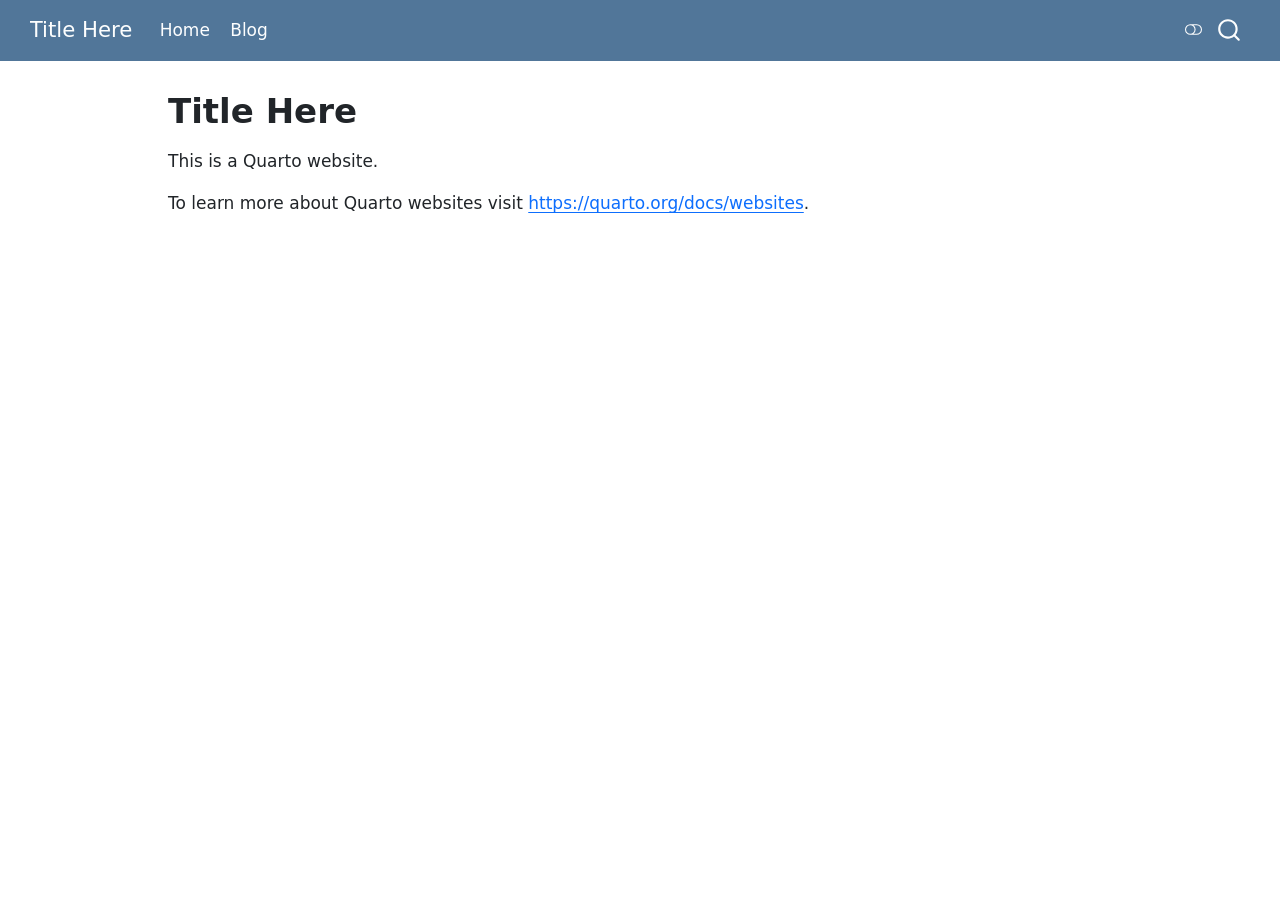
<file: index.html>
<!DOCTYPE html>
<html xmlns="http://www.w3.org/1999/xhtml" lang="en" xml:lang="en"><head>

<meta charset="utf-8">
<meta name="generator" content="quarto-1.11.9">

<meta name="viewport" content="width=device-width, initial-scale=1.0, user-scalable=yes">


<title>Title Here</title>
<style>
/* Default styles provided by pandoc.
** See https://pandoc.org/MANUAL.html#variables-for-html for config info.
*/
span.smallcaps{font-variant: small-caps;}
div.columns{display: flex; gap: 1.5em;}
div.column{flex: auto;}
@media screen {
div.columns{gap: min(4vw, 1.5em);}
div.column{overflow-x: auto;}
}
div.hanging-indent{margin-left: 1.5em; text-indent: -1.5em;}
ul.task-list{list-style: none;}
ul.task-list li input[type="checkbox"] {
  width: 0.8em;
  margin: 0 0.8em 0.2em -1em; /* quarto-specific, see https://github.com/quarto-dev/quarto-cli/issues/4556 */ 
  vertical-align: middle;
}
</style>


<script src="site_libs/quarto-nav/quarto-nav.js"></script>
<script src="site_libs/quarto-nav/headroom.min.js"></script>
<script src="site_libs/clipboard/clipboard.min.js"></script>
<script src="site_libs/quarto-search/autocomplete.umd.js"></script>
<script src="site_libs/quarto-search/fuse.min.js"></script>
<script src="site_libs/quarto-search/quarto-search.js"></script>
<meta name="quarto:offset" content="./">
<script src="site_libs/quarto-html/quarto.js" type="module"></script>
<script src="site_libs/quarto-html/tabsets/tabsets.js" type="module"></script>
<script src="site_libs/quarto-html/scrollable-regions/scrollable-regions.js" type="module"></script>
<script src="site_libs/quarto-html/popper.min.js"></script>
<script src="site_libs/quarto-html/tippy.umd.min.js"></script>
<script src="site_libs/quarto-html/anchor.min.js"></script>
<link href="site_libs/quarto-html/tippy.css" rel="stylesheet">
<link href="site_libs/quarto-html/quarto-syntax-highlighting-63b5708e65d6cd79cd7618c58d0c21e7.css" rel="stylesheet" class="quarto-color-scheme" id="quarto-text-highlighting-styles">
<link href="site_libs/quarto-html/quarto-syntax-highlighting-dark-447e42e69aaa9833c0ba1b986f430b20.css" rel="stylesheet" class="quarto-color-scheme quarto-color-alternate" id="quarto-text-highlighting-styles">
<link href="site_libs/quarto-html/quarto-syntax-highlighting-63b5708e65d6cd79cd7618c58d0c21e7.css" rel="stylesheet" class="quarto-color-scheme-extra" id="quarto-text-highlighting-styles">
<script src="site_libs/bootstrap/bootstrap.min.js"></script>
<link href="site_libs/bootstrap/bootstrap-icons.css" rel="stylesheet">
<link href="site_libs/bootstrap/bootstrap-52ffe4dbadc2eabe6ae1d1383f2786ac.min.css" rel="stylesheet" append-hash="true" class="quarto-color-scheme" id="quarto-bootstrap" data-mode="light">
<link href="site_libs/bootstrap/bootstrap-dark-9e6376db1bb9c2636e209b59bbc2da2e.min.css" rel="stylesheet" append-hash="true" class="quarto-color-scheme quarto-color-alternate" id="quarto-bootstrap" data-mode="dark">
<link href="site_libs/bootstrap/bootstrap-52ffe4dbadc2eabe6ae1d1383f2786ac.min.css" rel="stylesheet" append-hash="true" class="quarto-color-scheme-extra" id="quarto-bootstrap" data-mode="light">
<script id="quarto-search-options" type="application/json">{
  "location": "navbar",
  "copy-button": false,
  "collapse-after": 3,
  "panel-placement": "end",
  "type": "overlay",
  "limit": 50,
  "keyboard-shortcut": [
    "f",
    "/",
    "s"
  ],
  "show-item-context": false,
  "language": {
    "search-no-results-text": "No results",
    "search-matching-documents-text": "matching documents",
    "search-copy-link-title": "Copy link to search",
    "search-hide-matches-text": "Hide additional matches",
    "search-more-match-text": "more match in this document",
    "search-more-matches-text": "more matches in this document",
    "search-clear-button-title": "Clear",
    "search-text-placeholder": "",
    "search-detached-cancel-button-title": "Cancel",
    "search-submit-button-title": "Submit",
    "search-label": "Search"
  }
}</script>


<link rel="stylesheet" href="styles.css">
</head>

<body class="nav-fixed quarto-light"><a id="quarto-skip-link" class="visually-hidden-focusable" href="#quarto-document-content">Skip to main content</a><script id="quarto-html-before-body" type="application/javascript">
    const toggleBodyColorMode = (bsSheetEl) => {
      const mode = bsSheetEl.getAttribute("data-mode");
      const bodyEl = window.document.querySelector("body");
      if (mode === "dark") {
        bodyEl.classList.add("quarto-dark");
        bodyEl.classList.remove("quarto-light");
      } else {
        bodyEl.classList.add("quarto-light");
        bodyEl.classList.remove("quarto-dark");
      }
    }
    const toggleBodyColorPrimary = () => {
      const bsSheetEl = window.document.querySelector("link#quarto-bootstrap:not([rel=disabled-stylesheet])");
      if (bsSheetEl) {
        toggleBodyColorMode(bsSheetEl);
      }
    }
    const setColorSchemeToggle = (alternate) => {
      const toggles = window.document.querySelectorAll('.quarto-color-scheme-toggle');
      for (let i=0; i < toggles.length; i++) {
        const toggle = toggles[i];
        if (toggle) {
          toggle.setAttribute("aria-checked", alternate ? "true" : "false");
          if (alternate) {
            toggle.classList.add("alternate");
          } else {
            toggle.classList.remove("alternate");
          }
        }
      }
    };
    const toggleColorMode = (alternate) => {
      // Switch the stylesheets
      const primaryStylesheets = window.document.querySelectorAll('link.quarto-color-scheme:not(.quarto-color-alternate)');
      const alternateStylesheets = window.document.querySelectorAll('link.quarto-color-scheme.quarto-color-alternate');
      manageTransitions('#quarto-margin-sidebar .nav-link', false);
      if (alternate) {
        // note: dark is layered on light, we don't disable primary!
        enableStylesheet(alternateStylesheets);
        for (const sheetNode of alternateStylesheets) {
          if (sheetNode.id === "quarto-bootstrap") {
            toggleBodyColorMode(sheetNode);
          }
        }
      } else {
        disableStylesheet(alternateStylesheets);
        enableStylesheet(primaryStylesheets)
        toggleBodyColorPrimary();
      }
      manageTransitions('#quarto-margin-sidebar .nav-link', true);
      // Switch the toggles
      setColorSchemeToggle(alternate)
    }
    // Hack to workaround the fact that safari doesn't
    // properly recolor the scrollbar when toggling (#1455).
    // Not run on load: stylesheets are set before first paint there, and
    // scrolling would undo the scroll to a URL fragment (#14973).
    // The one pixel nudge keeps the reader where they were.
    const refreshSafariScrollbar = () => {
      if (navigator.userAgent.indexOf('Safari') > 0 && navigator.userAgent.indexOf('Chrome') == -1) {
        manageTransitions("body", false);
        const scrollY = window.scrollY;
        window.scrollTo(0, scrollY > 0 ? scrollY - 1 : 1);
        setTimeout(() => {
          window.scrollTo(0, scrollY);
          manageTransitions("body", true);
        }, 40);
      }
    }
    const disableStylesheet = (stylesheets) => {
      for (let i=0; i < stylesheets.length; i++) {
        const stylesheet = stylesheets[i];
        stylesheet.rel = 'disabled-stylesheet';
      }
    }
    const enableStylesheet = (stylesheets) => {
      for (let i=0; i < stylesheets.length; i++) {
        const stylesheet = stylesheets[i];
        if(stylesheet.rel !== 'stylesheet') { // for Chrome, which will still FOUC without this check
          stylesheet.rel = 'stylesheet';
        }
      }
    }
    const manageTransitions = (selector, allowTransitions) => {
      const els = window.document.querySelectorAll(selector);
      for (let i=0; i < els.length; i++) {
        const el = els[i];
        if (allowTransitions) {
          el.classList.remove('notransition');
        } else {
          el.classList.add('notransition');
        }
      }
    }
    const isFileUrl = () => {
      return window.location.protocol === 'file:';
    }
    const hasAlternateSentinel = () => {
      let styleSentinel = getColorSchemeSentinel();
      if (styleSentinel !== null) {
        return styleSentinel === "alternate";
      } else {
        return false;
      }
    }
    const setStyleSentinel = (alternate) => {
      const value = alternate ? "alternate" : "default";
      if (!isFileUrl()) {
        window.localStorage.setItem("quarto-color-scheme", value);
      } else {
        localAlternateSentinel = value;
      }
    }
    const getColorSchemeSentinel = () => {
      if (!isFileUrl()) {
        const storageValue = window.localStorage.getItem("quarto-color-scheme");
        return storageValue != null ? storageValue : localAlternateSentinel;
      } else {
        return localAlternateSentinel;
      }
    }
    const toggleGiscusIfUsed = (isAlternate, darkModeDefault) => {
      const baseTheme = document.querySelector('#giscus-base-theme')?.value ?? 'light';
      const alternateTheme = document.querySelector('#giscus-alt-theme')?.value ?? 'dark';
      let newTheme = '';
      if(authorPrefersDark) {
        newTheme = isAlternate ? baseTheme : alternateTheme;
      } else {
        newTheme = isAlternate ? alternateTheme : baseTheme;
      }
      const changeGiscusTheme = () => {
        // From: https://github.com/giscus/giscus/issues/336
        const sendMessage = (message) => {
          const iframe = document.querySelector('iframe.giscus-frame');
          if (!iframe) return;
          iframe.contentWindow.postMessage({ giscus: message }, 'https://giscus.app');
        }
        sendMessage({
          setConfig: {
            theme: newTheme
          }
        });
      }
      const isGiscussLoaded = window.document.querySelector('iframe.giscus-frame') !== null;
      if (isGiscussLoaded) {
        changeGiscusTheme();
      }
    };
    const authorPrefersDark = false;
    const darkModeDefault = authorPrefersDark;
      document.querySelector('link#quarto-text-highlighting-styles.quarto-color-scheme-extra').rel = 'disabled-stylesheet';
      document.querySelector('link#quarto-bootstrap.quarto-color-scheme-extra').rel = 'disabled-stylesheet';
    let localAlternateSentinel = darkModeDefault ? 'alternate' : 'default';
    // Dark / light mode switch
    window.quartoToggleColorScheme = () => {
      // Read the current dark / light value
      let toAlternate = !hasAlternateSentinel();
      toggleColorMode(toAlternate);
      refreshSafariScrollbar();
      setStyleSentinel(toAlternate);
      toggleGiscusIfUsed(toAlternate, darkModeDefault);
      window.dispatchEvent(new Event('resize'));
    };
    // Switch to dark mode if need be
    if (hasAlternateSentinel()) {
      toggleColorMode(true);
    } else {
      toggleColorMode(false);
    }
  </script>

<div id="quarto-search-results"></div>
  <header id="quarto-header" class="headroom fixed-top">
    <nav class="navbar navbar-expand-lg " data-bs-theme="dark" aria-label="Site">
      <div class="navbar-container container-fluid">
      <div class="navbar-brand-container mx-auto">
    <a class="navbar-brand" href="./index.html">
    <span class="navbar-title">Title Here</span>
    </a>
  </div>
          <button class="navbar-toggler" type="button" data-bs-toggle="collapse" data-bs-target="#navbarCollapse" aria-controls="navbarCollapse" aria-expanded="false" aria-label="Toggle navigation" onclick="if (window.quartoToggleHeadroom) { window.quartoToggleHeadroom(); }">
  <span class="navbar-toggler-icon"></span>
</button>
          <div class="collapse navbar-collapse" id="navbarCollapse">
            <ul class="navbar-nav navbar-nav-scroll me-auto">
  <li class="nav-item">
    <a class="nav-link active" href="./index.html" aria-current="page"> 
<span class="menu-text">Home</span></a>
  </li>  
  <li class="nav-item">
    <a class="nav-link" href="./blog/index.html"> 
<span class="menu-text">Blog</span></a>
  </li>  
</ul>
          </div> <!-- /navcollapse -->
            <div class="quarto-navbar-tools">
  <button type="button" role="switch" aria-checked="false" class="quarto-color-scheme-toggle quarto-navigation-tool  px-1" onclick="window.quartoToggleColorScheme(); return false;" title="Toggle dark mode" aria-label="Toggle dark mode"><i class="bi"></i></button>
</div>
            <div id="quarto-search" class="" title="Search"></div>
      </div> <!-- /container-fluid -->
    </nav>
</header>
<!-- content -->
<div id="quarto-content" class="quarto-container page-columns page-rows-contents page-layout-article page-navbar">
<!-- sidebar -->
<!-- margin-sidebar -->
    <div id="quarto-margin-sidebar" class="sidebar margin-sidebar zindex-bottom">
        
    </div>
<!-- main -->
<main class="content" id="quarto-document-content" tabindex="-1">


<header id="title-block-header" class="quarto-title-block default">
<div class="quarto-title">
<h1 class="title">Title Here</h1>
</div>



<div class="quarto-title-meta">

    
  
    
  </div>
  


</header>


<p>This is a Quarto website.</p>
<p>To learn more about Quarto websites visit <a href="https://quarto.org/docs/websites" class="uri">https://quarto.org/docs/websites</a>.</p>



</main> <!-- /main -->
<script id="quarto-html-after-body" type="application/javascript">
  window.document.addEventListener("DOMContentLoaded", function (event) {
    // Ensure there is a toggle, if there isn't float one in the top right
    if (window.document.querySelector('.quarto-color-scheme-toggle') === null) {
      const toggle = window.document.createElement('button');
      toggle.type = "button";
      toggle.setAttribute("role", "switch");
      toggle.setAttribute("aria-checked", "false");
      toggle.classList.add('top-right');
      toggle.classList.add('quarto-color-scheme-toggle');
      toggle.setAttribute("aria-label", "Toggle dark mode");
      toggle.onclick = function() { try { window.quartoToggleColorScheme(); } catch {} return false; };
      const i = window.document.createElement("i");
      i.classList.add('bi');
      toggle.appendChild(i);
      // Put the toggle in a landmark of its own, so that landmark navigation
      // can reach it.
      //
      // The container is always a fresh direct child of body, and the toggle is
      // never moved into page furniture that the theme or the author controls.
      // The toggle is positioned against the page, so any ancestor that
      // establishes a containing block captures it: a positioned element or a
      // grid for position: absolute, and transform, filter, will-change or
      // contain for position: fixed. A direct child of body has none of these
      // to inherit, and the shift when one appears is silent and visual.
      //
      // ARIA says a document should have at most one banner, and axe reports a
      // duplicate whether or not the banners carry distinct labels. So use a
      // header when the page has no banner yet, and a named region otherwise.
      //
      // A header is a banner wherever it sits, unless it is inside sectioning
      // content, so this cannot just look at the children of body: a custom
      // page layout wraps the title block header in a plain div. An explicit
      // role="banner" always counts.
      const sectioning = 'article, aside, main, nav, section, [role="article"], [role="complementary"], [role="main"], [role="navigation"], [role="region"]';
      const hasBanner = Array.from(
        window.document.querySelectorAll('header:not([role]), [role="banner"]')
      ).some(function(el) {
        return el.hasAttribute("role") || el.closest(sectioning) === null;
      });
      const container = window.document.createElement(hasBanner ? "div" : "header");
      if (hasBanner) {
        container.setAttribute("role", "region");
        container.setAttribute("aria-label", "Toggle dark mode");
      }
      container.classList.add('quarto-color-scheme-toggle-container');
      container.appendChild(toggle);
      window.document.body.appendChild(container);
    }
    setColorSchemeToggle(hasAlternateSentinel())
    const icon = "";
    const anchorJS = new window.AnchorJS();
    anchorJS.options = {
      placement: 'right',
      icon: icon
    };
    anchorJS.add('.anchored');
    const isCodeAnnotation = (el) => {
      for (const clz of el.classList) {
        if (clz.startsWith('code-annotation-')) {                     
          return true;
        }
      }
      return false;
    }
    const onCopySuccess = function(e) {
      // button target
      const button = e.trigger;
      // don't keep focus
      button.blur();
      // flash "checked"
      button.classList.add('code-copy-button-checked');
      var currentTitle = button.getAttribute("title");
      button.setAttribute("title", "Copied!");
      let tooltip;
      if (window.bootstrap) {
        button.setAttribute("data-bs-toggle", "tooltip");
        button.setAttribute("data-bs-placement", "left");
        button.setAttribute("data-bs-title", "Copied!");
        tooltip = new bootstrap.Tooltip(button, 
          { trigger: "manual", 
            customClass: "code-copy-button-tooltip",
            offset: [0, -8]});
        tooltip.show();    
      }
      setTimeout(function() {
        if (tooltip) {
          tooltip.hide();
          button.removeAttribute("data-bs-title");
          button.removeAttribute("data-bs-toggle");
          button.removeAttribute("data-bs-placement");
        }
        button.setAttribute("title", currentTitle);
        button.classList.remove('code-copy-button-checked');
      }, 1000);
      // clear code selection
      e.clearSelection();
    }
    const getTextToCopy = function(trigger) {
      const outerScaffold = trigger.parentElement.cloneNode(true);
      const codeEl = outerScaffold.querySelector('code');
      for (const childEl of codeEl.children) {
        if (isCodeAnnotation(childEl)) {
          childEl.remove();
        }
      }
      return codeEl.innerText;
    }
    const clipboard = new window.ClipboardJS('.code-copy-button:not([data-in-quarto-modal])', {
      text: getTextToCopy
    });
    clipboard.on('success', onCopySuccess);
    if (window.document.getElementById('quarto-embedded-source-code-modal')) {
      const clipboardModal = new window.ClipboardJS('.code-copy-button[data-in-quarto-modal]', {
        text: getTextToCopy,
        container: window.document.getElementById('quarto-embedded-source-code-modal')
      });
      clipboardModal.on('success', onCopySuccess);
    }
      var localhostRegex = new RegExp(/^(?:http|https):\/\/localhost\:?[0-9]*\//);
      var mailtoRegex = new RegExp(/^mailto:/);
        var filterRegex = new RegExp("https:\/\/jordanvarela\.github\.io\/");
      var isInternal = (href) => {
          return filterRegex.test(href) || localhostRegex.test(href) || mailtoRegex.test(href);
      }
      // Inspect non-navigation links and adorn them if external
      window.quartoDecorateExternalLinks = function (root) {
     var links = (root || window.document).querySelectorAll('a[href]:not(.nav-link):not(.navbar-brand):not(.toc-action):not(.sidebar-link):not(.sidebar-item-toggle):not(.pagination-link):not(.no-external):not([aria-hidden]):not(.dropdown-item):not(.quarto-navigation-tool):not(.about-link)');
      for (var i=0; i<links.length; i++) {
        const link = links[i];
        if (!isInternal(link.href)) {
          // undo the damage that might have been done by quarto-nav.js in the case of
          // links that we want to consider external
          if (link.dataset.originalHref !== undefined) {
            link.href = link.dataset.originalHref;
          }
          if (!link.classList.contains('no-external-icon')) {
          }
        }
      }
      };
      window.quartoDecorateExternalLinks(window.document);
    // Esc closes the popup (WCAG 1.4.13) and focus leaving both trigger and
    // popup closes it (WCAG 2.4.11); tippy handles neither for interactive popups.
    const hideOnEscAndFocusOut = {
      name: 'hideOnEscAndFocusOut',
      defaultValue: true,
      fn(instance) {
        const dismiss = () => {
          // A show scheduled by the trigger delay would otherwise reopen it
          instance.clearDelayTimeouts();
          instance.hide();
        };
        const onKeyDown = (event) => {
          if (event.key !== 'Escape') {
            return;
          }
          // Keep Esc from also reaching page handlers (e.g. reveal.js overview),
          // except an open reveal.js slide menu, which Esc should close too.
          // The menu handles keys only when its keyboard option is on.
          const menuHandlesEsc = window.Reveal?.getPlugin?.('menu')?.isOpen() &&
            window.Reveal.getConfig().menu?.keyboard !== false;
          if (!menuHandlesEsc) {
            event.stopPropagation();
          }
          if (instance.popper.contains(window.document.activeElement)) {
            // Disabled while refocusing so the focus trigger does not reopen it
            instance.disable();
            instance.reference.focus();
            instance.enable();
          }
          dismiss();
        };
        const onFocusOut = (event) => {
          const target = event.relatedTarget;
          if (target && !instance.reference.contains(target) &&
              !instance.popper.contains(target)) {
            dismiss();
          }
        };
        // On the trigger too: a click trigger (code-annotations: select) has no
        // blur handling. Attached for the instance's lifetime so leaving the
        // trigger also cancels a show still pending on the trigger delay.
        instance.reference.addEventListener('focusout', onFocusOut);
        return {
          onShow() {
            window.document.addEventListener('keydown', onKeyDown, true);
            instance.popper.addEventListener('focusout', onFocusOut);
          },
          onHide() {
            window.document.removeEventListener('keydown', onKeyDown, true);
            instance.popper.removeEventListener('focusout', onFocusOut);
          },
          onDestroy() {
            instance.reference.removeEventListener('focusout', onFocusOut);
          },
        };
      },
    };
    function tippyHover(el, contentFn, onTriggerFn, onUntriggerFn) {
      const config = {
        allowHTML: true,
        maxWidth: 500,
        delay: 100,
        arrow: false,
        appendTo: function(el) {
            return el.parentElement;
        },
        interactive: true,
        interactiveBorder: 10,
        theme: 'quarto',
        placement: 'bottom-start',
        plugins: [hideOnEscAndFocusOut],
      };
      if (contentFn) {
        config.content = contentFn;
      }
      if (onTriggerFn) {
        config.onTrigger = onTriggerFn;
      }
      if (onUntriggerFn) {
        config.onUntrigger = onUntriggerFn;
      }
      window.tippy(el, config); 
    }
    const noterefs = window.document.querySelectorAll('a[role="doc-noteref"]');
    for (var i=0; i<noterefs.length; i++) {
      const ref = noterefs[i];
      tippyHover(ref, function() {
        // use id or data attribute instead here
        let href = ref.getAttribute('data-footnote-href') || ref.getAttribute('href');
        try { href = new URL(href).hash; } catch {}
        const id = href.replace(/^#\/?/, "");
        const note = window.document.getElementById(id);
        if (note) {
          return note.innerHTML;
        } else {
          return "";
        }
      });
    }
    const xrefs = window.document.querySelectorAll('a.quarto-xref');
    const processXRef = (id, note) => {
      // Strip column container classes
      const stripColumnClz = (el) => {
        el.classList.remove("page-full", "page-columns");
        if (el.children) {
          for (const child of el.children) {
            stripColumnClz(child);
          }
        }
      }
      stripColumnClz(note)
      if (id === null || id.startsWith('sec-')) {
        // Special case sections, only their first couple elements
        const container = document.createElement("div");
        if (note.children && note.children.length > 2) {
          container.appendChild(note.children[0].cloneNode(true));
          for (let i = 1; i < note.children.length; i++) {
            const child = note.children[i];
            if (child.tagName === "P" && child.innerText === "") {
              continue;
            } else {
              container.appendChild(child.cloneNode(true));
              break;
            }
          }
          if (window.Quarto?.typesetMath) {
            window.Quarto.typesetMath(container);
          }
          return container.innerHTML
        } else {
          if (window.Quarto?.typesetMath) {
            window.Quarto.typesetMath(note);
          }
          return note.innerHTML;
        }
      } else {
        // Remove any anchor links if they are present
        const anchorLink = note.querySelector('a.anchorjs-link');
        if (anchorLink) {
          anchorLink.remove();
        }
        if (window.Quarto?.typesetMath) {
          window.Quarto.typesetMath(note);
        }
        if (note.classList.contains("callout")) {
          return note.outerHTML;
        } else {
          return note.innerHTML;
        }
      }
    }
    for (var i=0; i<xrefs.length; i++) {
      const xref = xrefs[i];
      tippyHover(xref, undefined, function(instance) {
        instance.disable();
        let url = xref.getAttribute('href');
        let hash = undefined; 
        if (url.startsWith('#')) {
          hash = url;
        } else {
          try { hash = new URL(url).hash; } catch {}
        }
        if (hash) {
          const id = hash.replace(/^#\/?/, "");
          const note = window.document.getElementById(id);
          if (note !== null) {
            try {
              const html = processXRef(id, note.cloneNode(true));
              instance.setContent(html);
            } finally {
              instance.enable();
              instance.show();
            }
          } else {
            // See if we can fetch this
            fetch(url.split('#')[0])
            .then(res => res.text())
            .then(html => {
              const parser = new DOMParser();
              const htmlDoc = parser.parseFromString(html, "text/html");
              const note = htmlDoc.getElementById(id);
              if (note !== null) {
                const html = processXRef(id, note);
                instance.setContent(html);
              } 
            }).finally(() => {
              instance.enable();
              instance.show();
            });
          }
        } else {
          // See if we can fetch a full url (with no hash to target)
          // This is a special case and we should probably do some content thinning / targeting
          fetch(url)
          .then(res => res.text())
          .then(html => {
            const parser = new DOMParser();
            const htmlDoc = parser.parseFromString(html, "text/html");
            const note = htmlDoc.querySelector('main.content');
            if (note !== null) {
              // This should only happen for chapter cross references
              // (since there is no id in the URL)
              // remove the first header
              if (note.children.length > 0 && note.children[0].tagName === "HEADER") {
                note.children[0].remove();
              }
              const html = processXRef(null, note);
              instance.setContent(html);
            } 
          }).finally(() => {
            instance.enable();
            instance.show();
          });
        }
      }, function(instance) {
      });
    }
        let selectedAnnoteEl;
        const selectorForAnnotation = ( cell, annotation) => {
          let cellAttr = 'data-code-cell="' + cell + '"';
          let lineAttr = 'data-code-annotation="' +  annotation + '"';
          const selector = 'span[' + cellAttr + '][' + lineAttr + ']';
          return selector;
        }
        const selectCodeLines = (annoteEl) => {
          const doc = window.document;
          const targetCell = annoteEl.getAttribute("data-target-cell");
          const targetAnnotation = annoteEl.getAttribute("data-target-annotation");
          const annoteSpan = window.document.querySelector(selectorForAnnotation(targetCell, targetAnnotation));
          const lines = annoteSpan.getAttribute("data-code-lines").split(",");
          const lineIds = lines.map((line) => {
            return targetCell + "-" + line;
          })
          // Each band is positioned against its own containing block, which is
          // not the offsetParent of the lines, so place it from client rects.
          const placeBand = (band, firstEl, lastEl, codeBlock) => {
            const container = band.offsetParent;
            if (container === null) {
              return;
            }
            const containerRect = container.getBoundingClientRect();
            // Reveal.js scales slides with a transform, so convert client
            // pixels back to the CSS pixels of the container.
            const scale = containerRect.height / container.offsetHeight || 1;
            const firstRect = firstEl.getBoundingClientRect();
            const lastRect = lastEl.getBoundingClientRect();
            const top = (firstRect.top - containerRect.top) / scale - container.clientTop + container.scrollTop;
            const height = (lastRect.bottom - firstRect.top) / scale;
            band.style.top = top - 2 + "px";
            band.style.height = height + 4 + "px";
            if (codeBlock) {
              // Without the copy button wrapper, the containing block is wider
              // than the code block, so span the code block explicitly.
              const blockRect = codeBlock.getBoundingClientRect();
              band.style.left = (blockRect.left - containerRect.left) / scale - container.clientLeft + container.scrollLeft + "px";
              band.style.width = blockRect.width / scale + "px";
            }
          };
          if (lineIds.length > 0) {
            const el = window.document.getElementById(lineIds[0]);
            const lastEl = window.document.getElementById(lineIds[lineIds.length - 1]);
            const parent = el.parentElement.parentElement;
            // cook up a div (if necessary) and position it
            let div = window.document.getElementById("code-annotation-line-highlight");
            if (div === null) {
              div = window.document.createElement("div");
              div.setAttribute("id", "code-annotation-line-highlight");
              div.style.position = 'absolute';
              parent.appendChild(div);
            }
            placeBand(div, el, lastEl, parent.closest("div.sourceCode") || parent);
            let gutterDiv = window.document.getElementById("code-annotation-line-highlight-gutter");
            if (gutterDiv === null) {
              gutterDiv = window.document.createElement("div");
              gutterDiv.setAttribute("id", "code-annotation-line-highlight-gutter");
              gutterDiv.style.position = 'absolute';
              const codeCell = window.document.getElementById(targetCell);
              const gutter = codeCell.querySelector('.code-annotation-gutter');
              gutter.appendChild(gutterDiv);
            }
            placeBand(gutterDiv, el, lastEl);
            selectedAnnoteEl = annoteEl;
          }
        };
        const unselectCodeLines = () => {
          const elementsIds = ["code-annotation-line-highlight", "code-annotation-line-highlight-gutter"];
          elementsIds.forEach((elId) => {
            const div = window.document.getElementById(elId);
            if (div) {
              div.remove();
            }
          });
          selectedAnnoteEl = undefined;
        };
          // Handle positioning of the toggle
      window.addEventListener(
        "resize",
        throttle(() => {
          elRect = undefined;
          if (selectedAnnoteEl) {
            selectCodeLines(selectedAnnoteEl);
          }
        }, 10)
      );
      function throttle(fn, ms) {
      let throttle = false;
      let timer;
        return (...args) => {
          if(!throttle) { // first call gets through
              fn.apply(this, args);
              throttle = true;
          } else { // all the others get throttled
              if(timer) clearTimeout(timer); // cancel #2
              timer = setTimeout(() => {
                fn.apply(this, args);
                timer = throttle = false;
              }, ms);
          }
        };
      }
        // Attach click handler to the DT
        const annoteDls = window.document.querySelectorAll('dt[data-target-cell]');
        for (const annoteDlNode of annoteDls) {
          annoteDlNode.addEventListener('click', (event) => {
            const clickedEl = event.target;
            if (clickedEl !== selectedAnnoteEl) {
              unselectCodeLines();
              const activeEl = window.document.querySelector('dt[data-target-cell].code-annotation-active');
              if (activeEl) {
                activeEl.classList.remove('code-annotation-active');
              }
              selectCodeLines(clickedEl);
              clickedEl.classList.add('code-annotation-active');
            } else {
              // Unselect the line
              unselectCodeLines();
              clickedEl.classList.remove('code-annotation-active');
            }
          });
        }
    const findCites = (el) => {
      const parentEl = el.parentElement;
      if (parentEl) {
        const cites = parentEl.dataset.cites;
        if (cites) {
          return {
            el,
            cites: cites.split(' ')
          };
        } else {
          return findCites(el.parentElement)
        }
      } else {
        return undefined;
      }
    };
    var bibliorefs = window.document.querySelectorAll('a[role="doc-biblioref"]');
    for (var i=0; i<bibliorefs.length; i++) {
      const ref = bibliorefs[i];
      const citeInfo = findCites(ref);
      if (citeInfo) {
        tippyHover(citeInfo.el, function() {
          var popup = window.document.createElement('div');
          citeInfo.cites.forEach(function(cite) {
            var citeDiv = window.document.createElement('div');
            citeDiv.classList.add('hanging-indent');
            citeDiv.classList.add('csl-entry');
            var biblioDiv = window.document.getElementById('ref-' + cite);
            if (biblioDiv) {
              citeDiv.innerHTML = biblioDiv.innerHTML;
            }
            popup.appendChild(citeDiv);
          });
          return popup.innerHTML;
        });
      }
    }
  });
  </script>
  <script type="application/javascript">
  window.quartoScrollableRegionsLabels = {"code":"Scrollable code","output":"Scrollable output"};
  </script>
</div> <!-- /content -->




</body></html>
</file>
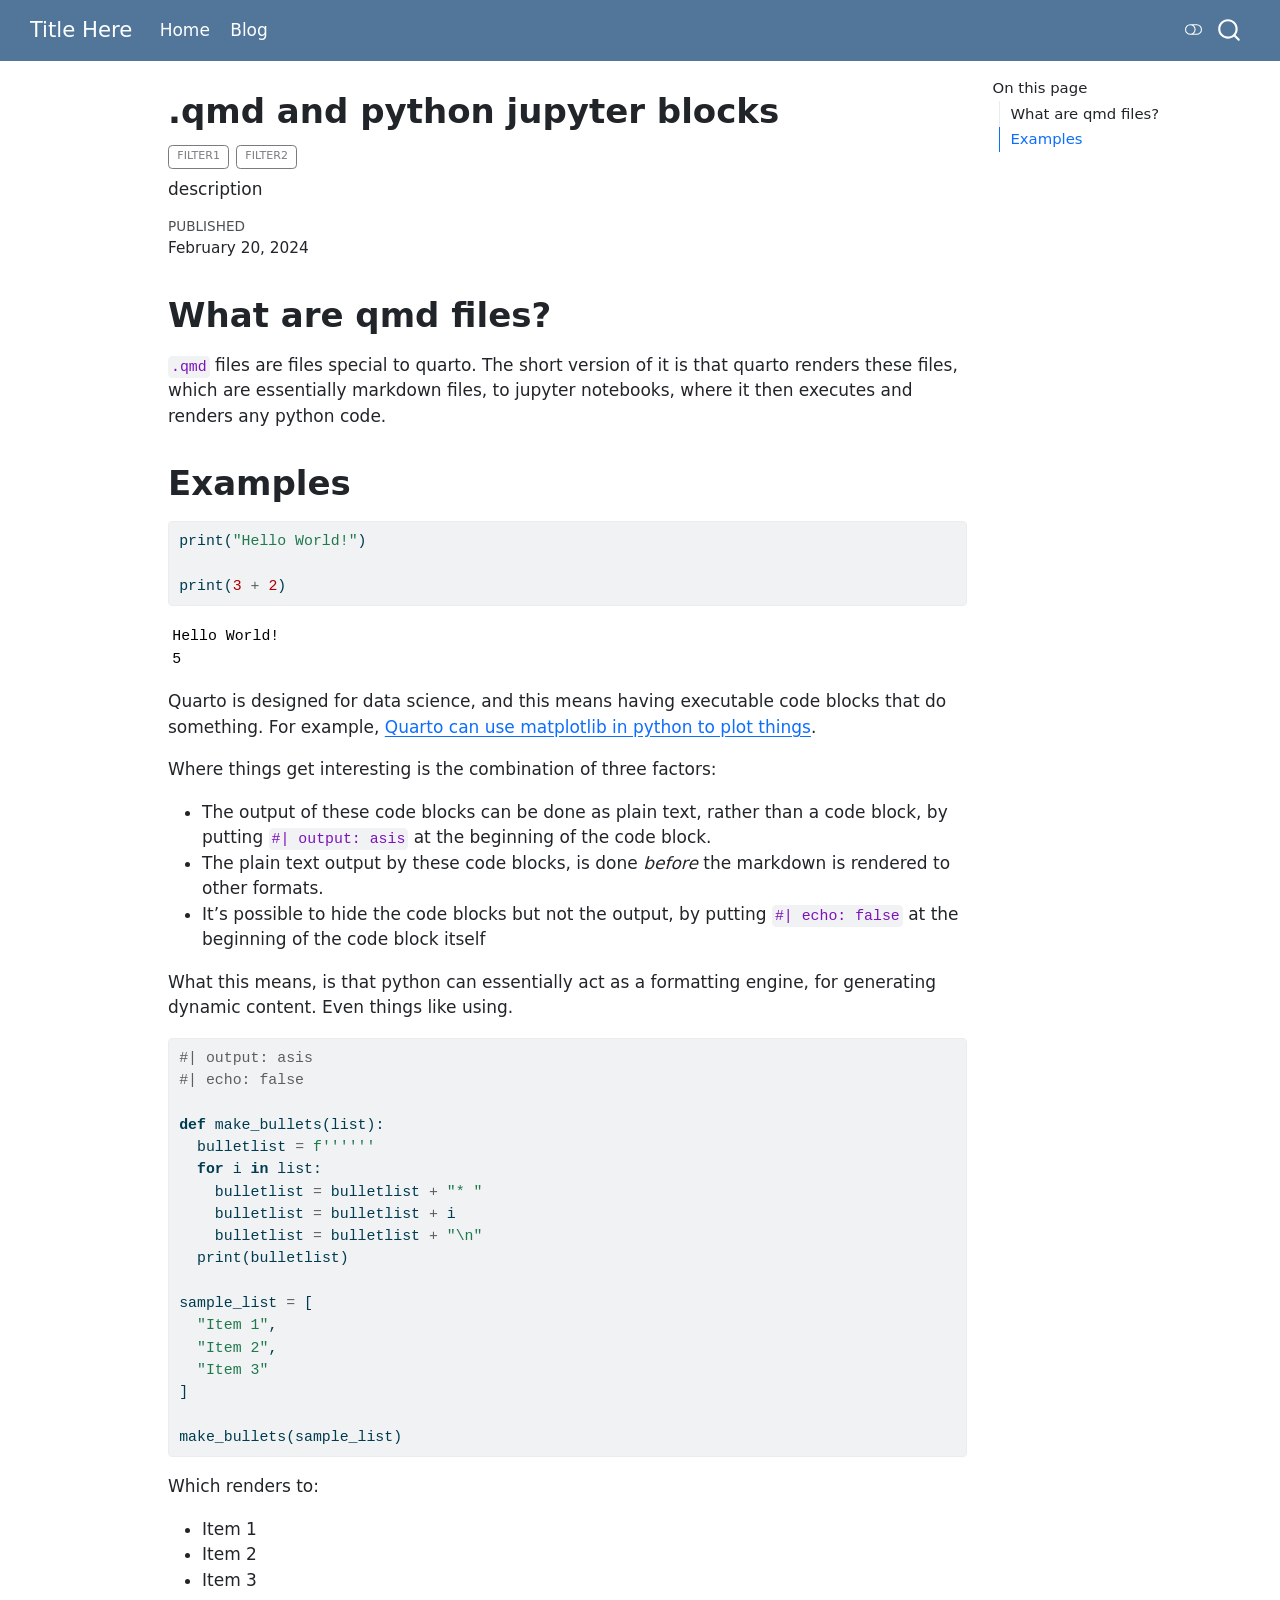
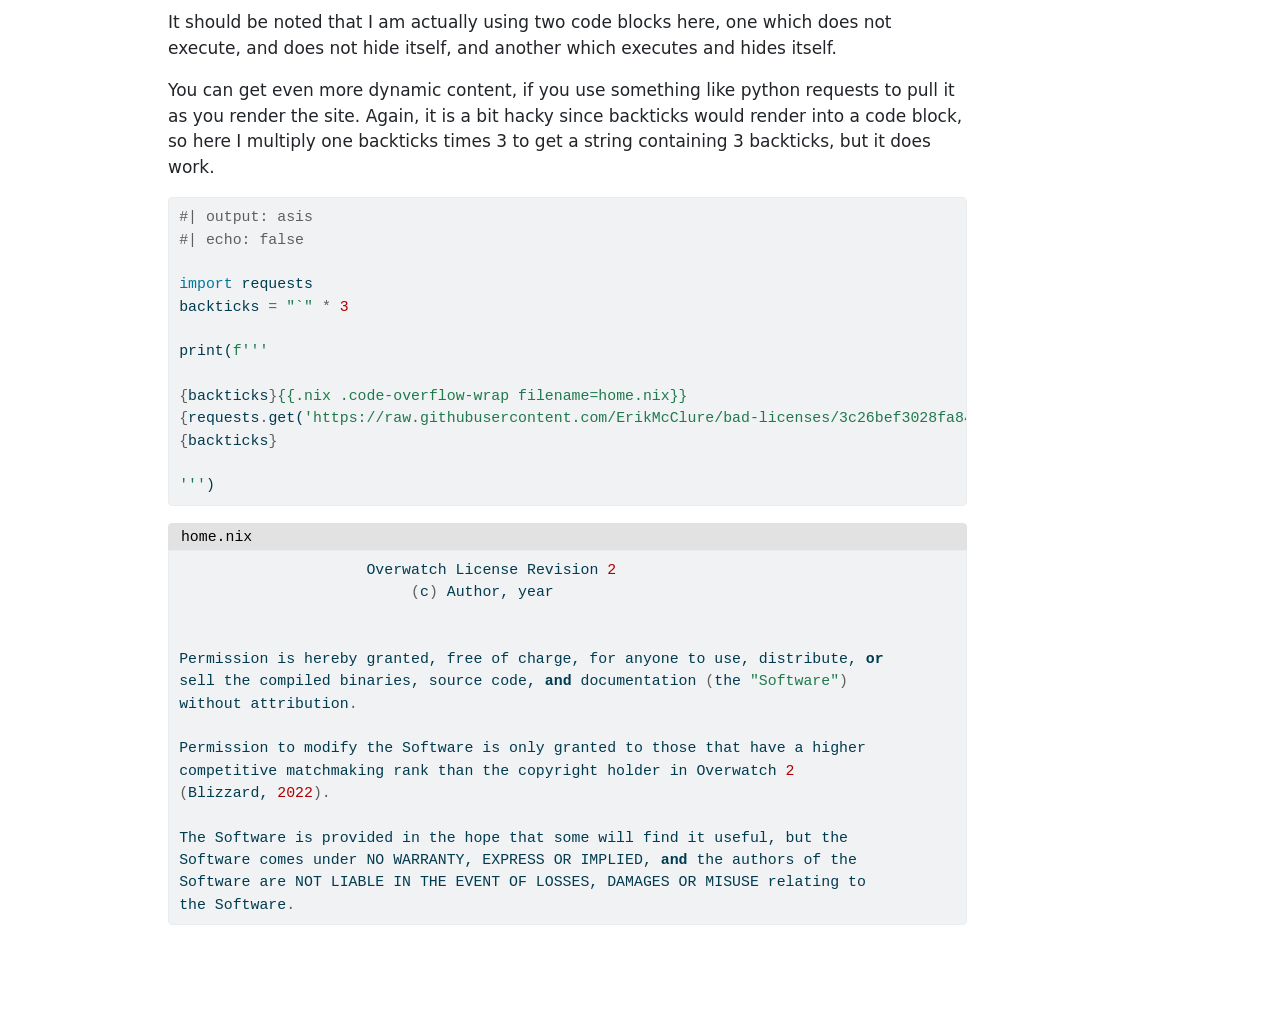
<file: blog/qmd/index.html>
<!DOCTYPE html>
<html xmlns="http://www.w3.org/1999/xhtml" lang="en" xml:lang="en"><head>

<meta charset="utf-8">
<meta name="generator" content="quarto-1.11.9">

<meta name="viewport" content="width=device-width, initial-scale=1.0, user-scalable=yes">

<meta name="dcterms.date" content="2024-02-20">
<meta name="description" content="description">

<title>.qmd and python jupyter blocks – Title Here</title>
<style>
/* Default styles provided by pandoc.
** See https://pandoc.org/MANUAL.html#variables-for-html for config info.
*/
span.smallcaps{font-variant: small-caps;}
div.columns{display: flex; gap: 1.5em;}
div.column{flex: auto;}
@media screen {
div.columns{gap: min(4vw, 1.5em);}
div.column{overflow-x: auto;}
}
div.hanging-indent{margin-left: 1.5em; text-indent: -1.5em;}
ul.task-list{list-style: none;}
ul.task-list li input[type="checkbox"] {
  width: 0.8em;
  margin: 0 0.8em 0.2em -1em; /* quarto-specific, see https://github.com/quarto-dev/quarto-cli/issues/4556 */ 
  vertical-align: middle;
}
/* CSS for syntax highlighting */
html { -webkit-text-size-adjust: 100%; }
pre > code.sourceCode { white-space: pre; position: relative; }
pre > code.sourceCode > span { display: inline-block; line-height: 1.25; }
pre > code.sourceCode > span:empty { height: 1.2em; }
.sourceCode { overflow: visible; }
code.sourceCode > span { color: inherit; text-decoration: inherit; }
div.sourceCode { margin: 1em 0; }
pre.sourceCode { margin: 0; }
@media screen {
div.sourceCode { overflow: auto; }
}
@media print {
pre > code.sourceCode { white-space: pre-wrap; }
pre > code.sourceCode > span { text-indent: -5em; padding-left: 5em; }
}
pre.numberSource code
  { counter-reset: source-line 0; }
pre.numberSource code > span
  { position: relative; left: -4em; counter-increment: source-line; }
pre.numberSource code > span > a:first-child::before
  { content: counter(source-line);
    position: relative; left: -1em; text-align: right; vertical-align: baseline;
    border: none; display: inline-block;
    -webkit-touch-callout: none; -webkit-user-select: none;
    -khtml-user-select: none; -moz-user-select: none;
    -ms-user-select: none; user-select: none;
    padding: 0 4px; width: 4em;
  }
pre.numberSource { margin-left: 3em;  padding-left: 4px; }
div.sourceCode
  {   }
@media screen {
pre > code.sourceCode > span > a:first-child::before { text-decoration: underline; }
}
</style>


<script src="../../site_libs/quarto-nav/quarto-nav.js"></script>
<script src="../../site_libs/quarto-nav/headroom.min.js"></script>
<script src="../../site_libs/clipboard/clipboard.min.js"></script>
<script src="../../site_libs/quarto-search/autocomplete.umd.js"></script>
<script src="../../site_libs/quarto-search/fuse.min.js"></script>
<script src="../../site_libs/quarto-search/quarto-search.js"></script>
<meta name="quarto:offset" content="../../">
<script src="../../site_libs/quarto-html/quarto.js" type="module"></script>
<script src="../../site_libs/quarto-html/tabsets/tabsets.js" type="module"></script>
<script src="../../site_libs/quarto-html/scrollable-regions/scrollable-regions.js" type="module"></script>
<script src="../../site_libs/quarto-html/popper.min.js"></script>
<script src="../../site_libs/quarto-html/tippy.umd.min.js"></script>
<script src="../../site_libs/quarto-html/anchor.min.js"></script>
<link href="../../site_libs/quarto-html/tippy.css" rel="stylesheet">
<link href="../../site_libs/quarto-html/quarto-syntax-highlighting-63b5708e65d6cd79cd7618c58d0c21e7.css" rel="stylesheet" class="quarto-color-scheme" id="quarto-text-highlighting-styles">
<link href="../../site_libs/quarto-html/quarto-syntax-highlighting-dark-447e42e69aaa9833c0ba1b986f430b20.css" rel="stylesheet" class="quarto-color-scheme quarto-color-alternate" id="quarto-text-highlighting-styles">
<link href="../../site_libs/quarto-html/quarto-syntax-highlighting-63b5708e65d6cd79cd7618c58d0c21e7.css" rel="stylesheet" class="quarto-color-scheme-extra" id="quarto-text-highlighting-styles">
<script src="../../site_libs/bootstrap/bootstrap.min.js"></script>
<link href="../../site_libs/bootstrap/bootstrap-icons.css" rel="stylesheet">
<link href="../../site_libs/bootstrap/bootstrap-52ffe4dbadc2eabe6ae1d1383f2786ac.min.css" rel="stylesheet" append-hash="true" class="quarto-color-scheme" id="quarto-bootstrap" data-mode="light">
<link href="../../site_libs/bootstrap/bootstrap-dark-9e6376db1bb9c2636e209b59bbc2da2e.min.css" rel="stylesheet" append-hash="true" class="quarto-color-scheme quarto-color-alternate" id="quarto-bootstrap" data-mode="dark">
<link href="../../site_libs/bootstrap/bootstrap-52ffe4dbadc2eabe6ae1d1383f2786ac.min.css" rel="stylesheet" append-hash="true" class="quarto-color-scheme-extra" id="quarto-bootstrap" data-mode="light">
<script id="quarto-search-options" type="application/json">{
  "location": "navbar",
  "copy-button": false,
  "collapse-after": 3,
  "panel-placement": "end",
  "type": "overlay",
  "limit": 50,
  "keyboard-shortcut": [
    "f",
    "/",
    "s"
  ],
  "show-item-context": false,
  "language": {
    "search-no-results-text": "No results",
    "search-matching-documents-text": "matching documents",
    "search-copy-link-title": "Copy link to search",
    "search-hide-matches-text": "Hide additional matches",
    "search-more-match-text": "more match in this document",
    "search-more-matches-text": "more matches in this document",
    "search-clear-button-title": "Clear",
    "search-text-placeholder": "",
    "search-detached-cancel-button-title": "Cancel",
    "search-submit-button-title": "Submit",
    "search-label": "Search"
  }
}</script>


<link rel="stylesheet" href="../../styles.css">
</head>

<body class="nav-fixed quarto-light"><a id="quarto-skip-link" class="visually-hidden-focusable" href="#quarto-document-content">Skip to main content</a><script id="quarto-html-before-body" type="application/javascript">
    const toggleBodyColorMode = (bsSheetEl) => {
      const mode = bsSheetEl.getAttribute("data-mode");
      const bodyEl = window.document.querySelector("body");
      if (mode === "dark") {
        bodyEl.classList.add("quarto-dark");
        bodyEl.classList.remove("quarto-light");
      } else {
        bodyEl.classList.add("quarto-light");
        bodyEl.classList.remove("quarto-dark");
      }
    }
    const toggleBodyColorPrimary = () => {
      const bsSheetEl = window.document.querySelector("link#quarto-bootstrap:not([rel=disabled-stylesheet])");
      if (bsSheetEl) {
        toggleBodyColorMode(bsSheetEl);
      }
    }
    const setColorSchemeToggle = (alternate) => {
      const toggles = window.document.querySelectorAll('.quarto-color-scheme-toggle');
      for (let i=0; i < toggles.length; i++) {
        const toggle = toggles[i];
        if (toggle) {
          toggle.setAttribute("aria-checked", alternate ? "true" : "false");
          if (alternate) {
            toggle.classList.add("alternate");
          } else {
            toggle.classList.remove("alternate");
          }
        }
      }
    };
    const toggleColorMode = (alternate) => {
      // Switch the stylesheets
      const primaryStylesheets = window.document.querySelectorAll('link.quarto-color-scheme:not(.quarto-color-alternate)');
      const alternateStylesheets = window.document.querySelectorAll('link.quarto-color-scheme.quarto-color-alternate');
      manageTransitions('#quarto-margin-sidebar .nav-link', false);
      if (alternate) {
        // note: dark is layered on light, we don't disable primary!
        enableStylesheet(alternateStylesheets);
        for (const sheetNode of alternateStylesheets) {
          if (sheetNode.id === "quarto-bootstrap") {
            toggleBodyColorMode(sheetNode);
          }
        }
      } else {
        disableStylesheet(alternateStylesheets);
        enableStylesheet(primaryStylesheets)
        toggleBodyColorPrimary();
      }
      manageTransitions('#quarto-margin-sidebar .nav-link', true);
      // Switch the toggles
      setColorSchemeToggle(alternate)
    }
    // Hack to workaround the fact that safari doesn't
    // properly recolor the scrollbar when toggling (#1455).
    // Not run on load: stylesheets are set before first paint there, and
    // scrolling would undo the scroll to a URL fragment (#14973).
    // The one pixel nudge keeps the reader where they were.
    const refreshSafariScrollbar = () => {
      if (navigator.userAgent.indexOf('Safari') > 0 && navigator.userAgent.indexOf('Chrome') == -1) {
        manageTransitions("body", false);
        const scrollY = window.scrollY;
        window.scrollTo(0, scrollY > 0 ? scrollY - 1 : 1);
        setTimeout(() => {
          window.scrollTo(0, scrollY);
          manageTransitions("body", true);
        }, 40);
      }
    }
    const disableStylesheet = (stylesheets) => {
      for (let i=0; i < stylesheets.length; i++) {
        const stylesheet = stylesheets[i];
        stylesheet.rel = 'disabled-stylesheet';
      }
    }
    const enableStylesheet = (stylesheets) => {
      for (let i=0; i < stylesheets.length; i++) {
        const stylesheet = stylesheets[i];
        if(stylesheet.rel !== 'stylesheet') { // for Chrome, which will still FOUC without this check
          stylesheet.rel = 'stylesheet';
        }
      }
    }
    const manageTransitions = (selector, allowTransitions) => {
      const els = window.document.querySelectorAll(selector);
      for (let i=0; i < els.length; i++) {
        const el = els[i];
        if (allowTransitions) {
          el.classList.remove('notransition');
        } else {
          el.classList.add('notransition');
        }
      }
    }
    const isFileUrl = () => {
      return window.location.protocol === 'file:';
    }
    const hasAlternateSentinel = () => {
      let styleSentinel = getColorSchemeSentinel();
      if (styleSentinel !== null) {
        return styleSentinel === "alternate";
      } else {
        return false;
      }
    }
    const setStyleSentinel = (alternate) => {
      const value = alternate ? "alternate" : "default";
      if (!isFileUrl()) {
        window.localStorage.setItem("quarto-color-scheme", value);
      } else {
        localAlternateSentinel = value;
      }
    }
    const getColorSchemeSentinel = () => {
      if (!isFileUrl()) {
        const storageValue = window.localStorage.getItem("quarto-color-scheme");
        return storageValue != null ? storageValue : localAlternateSentinel;
      } else {
        return localAlternateSentinel;
      }
    }
    const toggleGiscusIfUsed = (isAlternate, darkModeDefault) => {
      const baseTheme = document.querySelector('#giscus-base-theme')?.value ?? 'light';
      const alternateTheme = document.querySelector('#giscus-alt-theme')?.value ?? 'dark';
      let newTheme = '';
      if(authorPrefersDark) {
        newTheme = isAlternate ? baseTheme : alternateTheme;
      } else {
        newTheme = isAlternate ? alternateTheme : baseTheme;
      }
      const changeGiscusTheme = () => {
        // From: https://github.com/giscus/giscus/issues/336
        const sendMessage = (message) => {
          const iframe = document.querySelector('iframe.giscus-frame');
          if (!iframe) return;
          iframe.contentWindow.postMessage({ giscus: message }, 'https://giscus.app');
        }
        sendMessage({
          setConfig: {
            theme: newTheme
          }
        });
      }
      const isGiscussLoaded = window.document.querySelector('iframe.giscus-frame') !== null;
      if (isGiscussLoaded) {
        changeGiscusTheme();
      }
    };
    const authorPrefersDark = false;
    const darkModeDefault = authorPrefersDark;
      document.querySelector('link#quarto-text-highlighting-styles.quarto-color-scheme-extra').rel = 'disabled-stylesheet';
      document.querySelector('link#quarto-bootstrap.quarto-color-scheme-extra').rel = 'disabled-stylesheet';
    let localAlternateSentinel = darkModeDefault ? 'alternate' : 'default';
    // Dark / light mode switch
    window.quartoToggleColorScheme = () => {
      // Read the current dark / light value
      let toAlternate = !hasAlternateSentinel();
      toggleColorMode(toAlternate);
      refreshSafariScrollbar();
      setStyleSentinel(toAlternate);
      toggleGiscusIfUsed(toAlternate, darkModeDefault);
      window.dispatchEvent(new Event('resize'));
    };
    // Switch to dark mode if need be
    if (hasAlternateSentinel()) {
      toggleColorMode(true);
    } else {
      toggleColorMode(false);
    }
  </script>

<div id="quarto-search-results"></div>
  <header id="quarto-header" class="headroom fixed-top">
    <nav class="navbar navbar-expand-lg " data-bs-theme="dark" aria-label="Site">
      <div class="navbar-container container-fluid">
      <div class="navbar-brand-container mx-auto">
    <a class="navbar-brand" href="../../index.html">
    <span class="navbar-title">Title Here</span>
    </a>
  </div>
          <button class="navbar-toggler" type="button" data-bs-toggle="collapse" data-bs-target="#navbarCollapse" aria-controls="navbarCollapse" aria-expanded="false" aria-label="Toggle navigation" onclick="if (window.quartoToggleHeadroom) { window.quartoToggleHeadroom(); }">
  <span class="navbar-toggler-icon"></span>
</button>
          <div class="collapse navbar-collapse" id="navbarCollapse">
            <ul class="navbar-nav navbar-nav-scroll me-auto">
  <li class="nav-item">
    <a class="nav-link" href="../../index.html"> 
<span class="menu-text">Home</span></a>
  </li>  
  <li class="nav-item">
    <a class="nav-link" href="../../blog/index.html"> 
<span class="menu-text">Blog</span></a>
  </li>  
</ul>
          </div> <!-- /navcollapse -->
            <div class="quarto-navbar-tools">
  <button type="button" role="switch" aria-checked="false" class="quarto-color-scheme-toggle quarto-navigation-tool  px-1" onclick="window.quartoToggleColorScheme(); return false;" title="Toggle dark mode" aria-label="Toggle dark mode"><i class="bi"></i></button>
</div>
            <div id="quarto-search" class="" title="Search"></div>
      </div> <!-- /container-fluid -->
    </nav>
</header>
<!-- content -->
<div id="quarto-content" class="quarto-container page-columns page-rows-contents page-layout-article page-navbar">
<!-- sidebar -->
<!-- margin-sidebar -->
    <div id="quarto-margin-sidebar" class="sidebar margin-sidebar">
        <nav id="TOC" role="doc-toc" aria-labelledby="toc-title" class="toc-active">
    <h2 id="toc-title">On this page</h2>
   
  <ul>
  <li><a href="#what-are-qmd-files" id="toc-what-are-qmd-files" class="nav-link active" data-scroll-target="#what-are-qmd-files">What are qmd files?</a></li>
  <li><a href="#examples" id="toc-examples" class="nav-link" data-scroll-target="#examples">Examples</a></li>
  </ul>
</nav>
    </div>
<!-- main -->
<main class="content" id="quarto-document-content" tabindex="-1">


<header id="title-block-header" class="quarto-title-block default">
<div class="quarto-title">
<h1 class="title">.qmd and python jupyter blocks</h1>
  <div class="quarto-categories">
    <div class="quarto-category">filter1</div>
    <div class="quarto-category">filter2</div>
  </div>
  </div>

<div>
  <div class="description">
    description
  </div>
</div>


<div class="quarto-title-meta">

    
    <div>
    <div class="quarto-title-meta-heading">Published</div>
    <div class="quarto-title-meta-contents">
      <p class="date">February 20, 2024</p>
    </div>
  </div>
  
    
  </div>
  


</header>


<section id="what-are-qmd-files" class="level1">
<h1>What are qmd files?</h1>
<p><code>.qmd</code> files are files special to quarto. The short version of it is that quarto renders these files, which are essentially markdown files, to jupyter notebooks, where it then executes and renders any python code.</p>
</section>
<section id="examples" class="level1">
<h1>Examples</h1>
<div id="a7ed6d51" class="cell" data-execution_count="1">
<div class="code-copy-outer-scaffold"><div class="sourceCode cell-code" id="cb1"><pre class="sourceCode python code-with-copy"><code class="sourceCode python"><span id="cb1-1"><a href="#cb1-1" aria-hidden="true" tabindex="-1"></a><span class="bu">print</span>(<span class="st">"Hello World!"</span>)</span>
<span id="cb1-2"><a href="#cb1-2" aria-hidden="true" tabindex="-1"></a></span>
<span id="cb1-3"><a href="#cb1-3" aria-hidden="true" tabindex="-1"></a><span class="bu">print</span>(<span class="dv">3</span> <span class="op">+</span> <span class="dv">2</span>)</span></code></pre></div><button title="Copy to Clipboard" class="code-copy-button"><i class="bi"></i></button></div>
<div class="cell-output cell-output-stdout">
<pre><code>Hello World!
5</code></pre>
</div>
</div>
<p>Quarto is designed for data science, and this means having executable code blocks that do something. For example, <a href="https://quarto.org/docs/computations/python.html">Quarto can use matplotlib in python to plot things</a>.</p>
<p>Where things get interesting is the combination of three factors:</p>
<ul>
<li>The output of these code blocks can be done as plain text, rather than a code block, by putting <code>#| output: asis</code> at the beginning of the code block.</li>
<li>The plain text output by these code blocks, is done <em>before</em> the markdown is rendered to other formats.</li>
<li>It’s possible to hide the code blocks but not the output, by putting <code>#| echo: false</code> at the beginning of the code block itself</li>
</ul>
<p>What this means, is that python can essentially act as a formatting engine, for generating dynamic content. Even things like using.</p>
<div class="code-copy-outer-scaffold"><div class="sourceCode" id="cb3"><pre class="sourceCode python code-with-copy"><code class="sourceCode python"><span id="cb3-1"><a href="#cb3-1" aria-hidden="true" tabindex="-1"></a><span class="co">#| output: asis</span></span>
<span id="cb3-2"><a href="#cb3-2" aria-hidden="true" tabindex="-1"></a><span class="co">#| echo: false</span></span>
<span id="cb3-3"><a href="#cb3-3" aria-hidden="true" tabindex="-1"></a></span>
<span id="cb3-4"><a href="#cb3-4" aria-hidden="true" tabindex="-1"></a><span class="kw">def</span> make_bullets(<span class="bu">list</span>):</span>
<span id="cb3-5"><a href="#cb3-5" aria-hidden="true" tabindex="-1"></a>  bulletlist <span class="op">=</span> <span class="ss">f''''''</span></span>
<span id="cb3-6"><a href="#cb3-6" aria-hidden="true" tabindex="-1"></a>  <span class="cf">for</span> i <span class="kw">in</span> <span class="bu">list</span>:</span>
<span id="cb3-7"><a href="#cb3-7" aria-hidden="true" tabindex="-1"></a>    bulletlist <span class="op">=</span> bulletlist <span class="op">+</span> <span class="st">"* "</span></span>
<span id="cb3-8"><a href="#cb3-8" aria-hidden="true" tabindex="-1"></a>    bulletlist <span class="op">=</span> bulletlist <span class="op">+</span> i</span>
<span id="cb3-9"><a href="#cb3-9" aria-hidden="true" tabindex="-1"></a>    bulletlist <span class="op">=</span> bulletlist <span class="op">+</span> <span class="st">"</span><span class="ch">\n</span><span class="st">"</span></span>
<span id="cb3-10"><a href="#cb3-10" aria-hidden="true" tabindex="-1"></a>  <span class="bu">print</span>(bulletlist)</span>
<span id="cb3-11"><a href="#cb3-11" aria-hidden="true" tabindex="-1"></a></span>
<span id="cb3-12"><a href="#cb3-12" aria-hidden="true" tabindex="-1"></a>sample_list <span class="op">=</span> [</span>
<span id="cb3-13"><a href="#cb3-13" aria-hidden="true" tabindex="-1"></a>  <span class="st">"Item 1"</span>,</span>
<span id="cb3-14"><a href="#cb3-14" aria-hidden="true" tabindex="-1"></a>  <span class="st">"Item 2"</span>,</span>
<span id="cb3-15"><a href="#cb3-15" aria-hidden="true" tabindex="-1"></a>  <span class="st">"Item 3"</span></span>
<span id="cb3-16"><a href="#cb3-16" aria-hidden="true" tabindex="-1"></a>]</span>
<span id="cb3-17"><a href="#cb3-17" aria-hidden="true" tabindex="-1"></a></span>
<span id="cb3-18"><a href="#cb3-18" aria-hidden="true" tabindex="-1"></a>make_bullets(sample_list)</span></code></pre></div><button title="Copy to Clipboard" class="code-copy-button"><i class="bi"></i></button></div>
<p>Which renders to:</p>
<ul>
<li>Item 1</li>
<li>Item 2</li>
<li>Item 3</li>
</ul>
<p>It should be noted that I am actually using two code blocks here, one which does not execute, and does not hide itself, and another which executes and hides itself.</p>
<p>You can get even more dynamic content, if you use something like python requests to pull it as you render the site. Again, it is a bit hacky since backticks would render into a code block, so here I multiply one backticks times 3 to get a string containing 3 backticks, but it does work.</p>
<div class="code-copy-outer-scaffold"><div class="sourceCode" id="cb4"><pre class="sourceCode python code-with-copy"><code class="sourceCode python"><span id="cb4-1"><a href="#cb4-1" aria-hidden="true" tabindex="-1"></a><span class="co">#| output: asis</span></span>
<span id="cb4-2"><a href="#cb4-2" aria-hidden="true" tabindex="-1"></a><span class="co">#| echo: false</span></span>
<span id="cb4-3"><a href="#cb4-3" aria-hidden="true" tabindex="-1"></a></span>
<span id="cb4-4"><a href="#cb4-4" aria-hidden="true" tabindex="-1"></a><span class="im">import</span> requests</span>
<span id="cb4-5"><a href="#cb4-5" aria-hidden="true" tabindex="-1"></a>backticks <span class="op">=</span> <span class="st">"`"</span> <span class="op">*</span> <span class="dv">3</span></span>
<span id="cb4-6"><a href="#cb4-6" aria-hidden="true" tabindex="-1"></a></span>
<span id="cb4-7"><a href="#cb4-7" aria-hidden="true" tabindex="-1"></a><span class="bu">print</span>(<span class="ss">f'''</span></span>
<span id="cb4-8"><a href="#cb4-8" aria-hidden="true" tabindex="-1"></a></span>
<span id="cb4-9"><a href="#cb4-9" aria-hidden="true" tabindex="-1"></a><span class="sc">{</span>backticks<span class="sc">}</span><span class="ch">{{</span><span class="ss">.nix .code-overflow-wrap filename=home.nix</span><span class="ch">}}</span></span>
<span id="cb4-10"><a href="#cb4-10" aria-hidden="true" tabindex="-1"></a><span class="sc">{</span>requests<span class="sc">.</span>get(<span class="st">'https://raw.githubusercontent.com/ErikMcClure/bad-licenses/3c26bef3028fa8470308c493af7d7eae152a19ba/overwatch'</span>)<span class="sc">.</span>text<span class="sc">}</span></span>
<span id="cb4-11"><a href="#cb4-11" aria-hidden="true" tabindex="-1"></a><span class="sc">{</span>backticks<span class="sc">}</span></span>
<span id="cb4-12"><a href="#cb4-12" aria-hidden="true" tabindex="-1"></a></span>
<span id="cb4-13"><a href="#cb4-13" aria-hidden="true" tabindex="-1"></a><span class="ss">'''</span>)</span></code></pre></div><button title="Copy to Clipboard" class="code-copy-button"><i class="bi"></i></button></div>
<div class="code-with-filename">
<div class="code-with-filename-file">
<pre><strong>home.nix</strong></pre>
</div>
<div class="code-copy-outer-scaffold"><div class="sourceCode" id="cb5" data-filename="home.nix"><pre class="sourceCode nix code-overflow-wrap code-with-copy"><code class="sourceCode nix"><span id="cb5-1"><a href="#cb5-1" aria-hidden="true" tabindex="-1"></a>                     Overwatch License Revision <span class="dv">2</span></span>
<span id="cb5-2"><a href="#cb5-2" aria-hidden="true" tabindex="-1"></a>                          <span class="op">(</span>c<span class="op">)</span> Author, year</span>
<span id="cb5-3"><a href="#cb5-3" aria-hidden="true" tabindex="-1"></a></span>
<span id="cb5-4"><a href="#cb5-4" aria-hidden="true" tabindex="-1"></a></span>
<span id="cb5-5"><a href="#cb5-5" aria-hidden="true" tabindex="-1"></a>Permission is hereby granted, free of charge, for anyone to use, distribute, <span class="kw">or</span></span>
<span id="cb5-6"><a href="#cb5-6" aria-hidden="true" tabindex="-1"></a>sell the compiled binaries, source code, <span class="kw">and</span> documentation <span class="op">(</span>the <span class="st">"Software"</span><span class="op">)</span></span>
<span id="cb5-7"><a href="#cb5-7" aria-hidden="true" tabindex="-1"></a>without attribution<span class="op">.</span></span>
<span id="cb5-8"><a href="#cb5-8" aria-hidden="true" tabindex="-1"></a></span>
<span id="cb5-9"><a href="#cb5-9" aria-hidden="true" tabindex="-1"></a>Permission to modify the Software is only granted to those that have a higher</span>
<span id="cb5-10"><a href="#cb5-10" aria-hidden="true" tabindex="-1"></a>competitive matchmaking rank than the copyright holder in Overwatch <span class="dv">2</span></span>
<span id="cb5-11"><a href="#cb5-11" aria-hidden="true" tabindex="-1"></a><span class="op">(</span>Blizzard, <span class="dv">2022</span><span class="op">).</span></span>
<span id="cb5-12"><a href="#cb5-12" aria-hidden="true" tabindex="-1"></a></span>
<span id="cb5-13"><a href="#cb5-13" aria-hidden="true" tabindex="-1"></a>The Software is provided in the hope that some will find it useful, but the</span>
<span id="cb5-14"><a href="#cb5-14" aria-hidden="true" tabindex="-1"></a>Software comes under NO WARRANTY, EXPRESS OR IMPLIED, <span class="kw">and</span> the authors of the</span>
<span id="cb5-15"><a href="#cb5-15" aria-hidden="true" tabindex="-1"></a>Software are NOT LIABLE IN THE EVENT OF LOSSES, DAMAGES OR MISUSE relating to</span>
<span id="cb5-16"><a href="#cb5-16" aria-hidden="true" tabindex="-1"></a>the Software<span class="op">.</span></span></code></pre></div><button title="Copy to Clipboard" class="code-copy-button"><i class="bi"></i></button></div>
</div>


</section>

</main> <!-- /main -->
<script id="quarto-html-after-body" type="application/javascript">
  window.document.addEventListener("DOMContentLoaded", function (event) {
    // Ensure there is a toggle, if there isn't float one in the top right
    if (window.document.querySelector('.quarto-color-scheme-toggle') === null) {
      const toggle = window.document.createElement('button');
      toggle.type = "button";
      toggle.setAttribute("role", "switch");
      toggle.setAttribute("aria-checked", "false");
      toggle.classList.add('top-right');
      toggle.classList.add('quarto-color-scheme-toggle');
      toggle.setAttribute("aria-label", "Toggle dark mode");
      toggle.onclick = function() { try { window.quartoToggleColorScheme(); } catch {} return false; };
      const i = window.document.createElement("i");
      i.classList.add('bi');
      toggle.appendChild(i);
      // Put the toggle in a landmark of its own, so that landmark navigation
      // can reach it.
      //
      // The container is always a fresh direct child of body, and the toggle is
      // never moved into page furniture that the theme or the author controls.
      // The toggle is positioned against the page, so any ancestor that
      // establishes a containing block captures it: a positioned element or a
      // grid for position: absolute, and transform, filter, will-change or
      // contain for position: fixed. A direct child of body has none of these
      // to inherit, and the shift when one appears is silent and visual.
      //
      // ARIA says a document should have at most one banner, and axe reports a
      // duplicate whether or not the banners carry distinct labels. So use a
      // header when the page has no banner yet, and a named region otherwise.
      //
      // A header is a banner wherever it sits, unless it is inside sectioning
      // content, so this cannot just look at the children of body: a custom
      // page layout wraps the title block header in a plain div. An explicit
      // role="banner" always counts.
      const sectioning = 'article, aside, main, nav, section, [role="article"], [role="complementary"], [role="main"], [role="navigation"], [role="region"]';
      const hasBanner = Array.from(
        window.document.querySelectorAll('header:not([role]), [role="banner"]')
      ).some(function(el) {
        return el.hasAttribute("role") || el.closest(sectioning) === null;
      });
      const container = window.document.createElement(hasBanner ? "div" : "header");
      if (hasBanner) {
        container.setAttribute("role", "region");
        container.setAttribute("aria-label", "Toggle dark mode");
      }
      container.classList.add('quarto-color-scheme-toggle-container');
      container.appendChild(toggle);
      window.document.body.appendChild(container);
    }
    setColorSchemeToggle(hasAlternateSentinel())
    const icon = "";
    const anchorJS = new window.AnchorJS();
    anchorJS.options = {
      placement: 'right',
      icon: icon
    };
    anchorJS.add('.anchored');
    const isCodeAnnotation = (el) => {
      for (const clz of el.classList) {
        if (clz.startsWith('code-annotation-')) {                     
          return true;
        }
      }
      return false;
    }
    const onCopySuccess = function(e) {
      // button target
      const button = e.trigger;
      // don't keep focus
      button.blur();
      // flash "checked"
      button.classList.add('code-copy-button-checked');
      var currentTitle = button.getAttribute("title");
      button.setAttribute("title", "Copied!");
      let tooltip;
      if (window.bootstrap) {
        button.setAttribute("data-bs-toggle", "tooltip");
        button.setAttribute("data-bs-placement", "left");
        button.setAttribute("data-bs-title", "Copied!");
        tooltip = new bootstrap.Tooltip(button, 
          { trigger: "manual", 
            customClass: "code-copy-button-tooltip",
            offset: [0, -8]});
        tooltip.show();    
      }
      setTimeout(function() {
        if (tooltip) {
          tooltip.hide();
          button.removeAttribute("data-bs-title");
          button.removeAttribute("data-bs-toggle");
          button.removeAttribute("data-bs-placement");
        }
        button.setAttribute("title", currentTitle);
        button.classList.remove('code-copy-button-checked');
      }, 1000);
      // clear code selection
      e.clearSelection();
    }
    const getTextToCopy = function(trigger) {
      const outerScaffold = trigger.parentElement.cloneNode(true);
      const codeEl = outerScaffold.querySelector('code');
      for (const childEl of codeEl.children) {
        if (isCodeAnnotation(childEl)) {
          childEl.remove();
        }
      }
      return codeEl.innerText;
    }
    const clipboard = new window.ClipboardJS('.code-copy-button:not([data-in-quarto-modal])', {
      text: getTextToCopy
    });
    clipboard.on('success', onCopySuccess);
    if (window.document.getElementById('quarto-embedded-source-code-modal')) {
      const clipboardModal = new window.ClipboardJS('.code-copy-button[data-in-quarto-modal]', {
        text: getTextToCopy,
        container: window.document.getElementById('quarto-embedded-source-code-modal')
      });
      clipboardModal.on('success', onCopySuccess);
    }
      var localhostRegex = new RegExp(/^(?:http|https):\/\/localhost\:?[0-9]*\//);
      var mailtoRegex = new RegExp(/^mailto:/);
        var filterRegex = new RegExp("https:\/\/jordanvarela\.github\.io\/");
      var isInternal = (href) => {
          return filterRegex.test(href) || localhostRegex.test(href) || mailtoRegex.test(href);
      }
      // Inspect non-navigation links and adorn them if external
      window.quartoDecorateExternalLinks = function (root) {
     var links = (root || window.document).querySelectorAll('a[href]:not(.nav-link):not(.navbar-brand):not(.toc-action):not(.sidebar-link):not(.sidebar-item-toggle):not(.pagination-link):not(.no-external):not([aria-hidden]):not(.dropdown-item):not(.quarto-navigation-tool):not(.about-link)');
      for (var i=0; i<links.length; i++) {
        const link = links[i];
        if (!isInternal(link.href)) {
          // undo the damage that might have been done by quarto-nav.js in the case of
          // links that we want to consider external
          if (link.dataset.originalHref !== undefined) {
            link.href = link.dataset.originalHref;
          }
          if (!link.classList.contains('no-external-icon')) {
          }
        }
      }
      };
      window.quartoDecorateExternalLinks(window.document);
    // Esc closes the popup (WCAG 1.4.13) and focus leaving both trigger and
    // popup closes it (WCAG 2.4.11); tippy handles neither for interactive popups.
    const hideOnEscAndFocusOut = {
      name: 'hideOnEscAndFocusOut',
      defaultValue: true,
      fn(instance) {
        const dismiss = () => {
          // A show scheduled by the trigger delay would otherwise reopen it
          instance.clearDelayTimeouts();
          instance.hide();
        };
        const onKeyDown = (event) => {
          if (event.key !== 'Escape') {
            return;
          }
          // Keep Esc from also reaching page handlers (e.g. reveal.js overview),
          // except an open reveal.js slide menu, which Esc should close too.
          // The menu handles keys only when its keyboard option is on.
          const menuHandlesEsc = window.Reveal?.getPlugin?.('menu')?.isOpen() &&
            window.Reveal.getConfig().menu?.keyboard !== false;
          if (!menuHandlesEsc) {
            event.stopPropagation();
          }
          if (instance.popper.contains(window.document.activeElement)) {
            // Disabled while refocusing so the focus trigger does not reopen it
            instance.disable();
            instance.reference.focus();
            instance.enable();
          }
          dismiss();
        };
        const onFocusOut = (event) => {
          const target = event.relatedTarget;
          if (target && !instance.reference.contains(target) &&
              !instance.popper.contains(target)) {
            dismiss();
          }
        };
        // On the trigger too: a click trigger (code-annotations: select) has no
        // blur handling. Attached for the instance's lifetime so leaving the
        // trigger also cancels a show still pending on the trigger delay.
        instance.reference.addEventListener('focusout', onFocusOut);
        return {
          onShow() {
            window.document.addEventListener('keydown', onKeyDown, true);
            instance.popper.addEventListener('focusout', onFocusOut);
          },
          onHide() {
            window.document.removeEventListener('keydown', onKeyDown, true);
            instance.popper.removeEventListener('focusout', onFocusOut);
          },
          onDestroy() {
            instance.reference.removeEventListener('focusout', onFocusOut);
          },
        };
      },
    };
    function tippyHover(el, contentFn, onTriggerFn, onUntriggerFn) {
      const config = {
        allowHTML: true,
        maxWidth: 500,
        delay: 100,
        arrow: false,
        appendTo: function(el) {
            return el.parentElement;
        },
        interactive: true,
        interactiveBorder: 10,
        theme: 'quarto',
        placement: 'bottom-start',
        plugins: [hideOnEscAndFocusOut],
      };
      if (contentFn) {
        config.content = contentFn;
      }
      if (onTriggerFn) {
        config.onTrigger = onTriggerFn;
      }
      if (onUntriggerFn) {
        config.onUntrigger = onUntriggerFn;
      }
      window.tippy(el, config); 
    }
    const noterefs = window.document.querySelectorAll('a[role="doc-noteref"]');
    for (var i=0; i<noterefs.length; i++) {
      const ref = noterefs[i];
      tippyHover(ref, function() {
        // use id or data attribute instead here
        let href = ref.getAttribute('data-footnote-href') || ref.getAttribute('href');
        try { href = new URL(href).hash; } catch {}
        const id = href.replace(/^#\/?/, "");
        const note = window.document.getElementById(id);
        if (note) {
          return note.innerHTML;
        } else {
          return "";
        }
      });
    }
    const xrefs = window.document.querySelectorAll('a.quarto-xref');
    const processXRef = (id, note) => {
      // Strip column container classes
      const stripColumnClz = (el) => {
        el.classList.remove("page-full", "page-columns");
        if (el.children) {
          for (const child of el.children) {
            stripColumnClz(child);
          }
        }
      }
      stripColumnClz(note)
      if (id === null || id.startsWith('sec-')) {
        // Special case sections, only their first couple elements
        const container = document.createElement("div");
        if (note.children && note.children.length > 2) {
          container.appendChild(note.children[0].cloneNode(true));
          for (let i = 1; i < note.children.length; i++) {
            const child = note.children[i];
            if (child.tagName === "P" && child.innerText === "") {
              continue;
            } else {
              container.appendChild(child.cloneNode(true));
              break;
            }
          }
          if (window.Quarto?.typesetMath) {
            window.Quarto.typesetMath(container);
          }
          return container.innerHTML
        } else {
          if (window.Quarto?.typesetMath) {
            window.Quarto.typesetMath(note);
          }
          return note.innerHTML;
        }
      } else {
        // Remove any anchor links if they are present
        const anchorLink = note.querySelector('a.anchorjs-link');
        if (anchorLink) {
          anchorLink.remove();
        }
        if (window.Quarto?.typesetMath) {
          window.Quarto.typesetMath(note);
        }
        if (note.classList.contains("callout")) {
          return note.outerHTML;
        } else {
          return note.innerHTML;
        }
      }
    }
    for (var i=0; i<xrefs.length; i++) {
      const xref = xrefs[i];
      tippyHover(xref, undefined, function(instance) {
        instance.disable();
        let url = xref.getAttribute('href');
        let hash = undefined; 
        if (url.startsWith('#')) {
          hash = url;
        } else {
          try { hash = new URL(url).hash; } catch {}
        }
        if (hash) {
          const id = hash.replace(/^#\/?/, "");
          const note = window.document.getElementById(id);
          if (note !== null) {
            try {
              const html = processXRef(id, note.cloneNode(true));
              instance.setContent(html);
            } finally {
              instance.enable();
              instance.show();
            }
          } else {
            // See if we can fetch this
            fetch(url.split('#')[0])
            .then(res => res.text())
            .then(html => {
              const parser = new DOMParser();
              const htmlDoc = parser.parseFromString(html, "text/html");
              const note = htmlDoc.getElementById(id);
              if (note !== null) {
                const html = processXRef(id, note);
                instance.setContent(html);
              } 
            }).finally(() => {
              instance.enable();
              instance.show();
            });
          }
        } else {
          // See if we can fetch a full url (with no hash to target)
          // This is a special case and we should probably do some content thinning / targeting
          fetch(url)
          .then(res => res.text())
          .then(html => {
            const parser = new DOMParser();
            const htmlDoc = parser.parseFromString(html, "text/html");
            const note = htmlDoc.querySelector('main.content');
            if (note !== null) {
              // This should only happen for chapter cross references
              // (since there is no id in the URL)
              // remove the first header
              if (note.children.length > 0 && note.children[0].tagName === "HEADER") {
                note.children[0].remove();
              }
              const html = processXRef(null, note);
              instance.setContent(html);
            } 
          }).finally(() => {
            instance.enable();
            instance.show();
          });
        }
      }, function(instance) {
      });
    }
        let selectedAnnoteEl;
        const selectorForAnnotation = ( cell, annotation) => {
          let cellAttr = 'data-code-cell="' + cell + '"';
          let lineAttr = 'data-code-annotation="' +  annotation + '"';
          const selector = 'span[' + cellAttr + '][' + lineAttr + ']';
          return selector;
        }
        const selectCodeLines = (annoteEl) => {
          const doc = window.document;
          const targetCell = annoteEl.getAttribute("data-target-cell");
          const targetAnnotation = annoteEl.getAttribute("data-target-annotation");
          const annoteSpan = window.document.querySelector(selectorForAnnotation(targetCell, targetAnnotation));
          const lines = annoteSpan.getAttribute("data-code-lines").split(",");
          const lineIds = lines.map((line) => {
            return targetCell + "-" + line;
          })
          // Each band is positioned against its own containing block, which is
          // not the offsetParent of the lines, so place it from client rects.
          const placeBand = (band, firstEl, lastEl, codeBlock) => {
            const container = band.offsetParent;
            if (container === null) {
              return;
            }
            const containerRect = container.getBoundingClientRect();
            // Reveal.js scales slides with a transform, so convert client
            // pixels back to the CSS pixels of the container.
            const scale = containerRect.height / container.offsetHeight || 1;
            const firstRect = firstEl.getBoundingClientRect();
            const lastRect = lastEl.getBoundingClientRect();
            const top = (firstRect.top - containerRect.top) / scale - container.clientTop + container.scrollTop;
            const height = (lastRect.bottom - firstRect.top) / scale;
            band.style.top = top - 2 + "px";
            band.style.height = height + 4 + "px";
            if (codeBlock) {
              // Without the copy button wrapper, the containing block is wider
              // than the code block, so span the code block explicitly.
              const blockRect = codeBlock.getBoundingClientRect();
              band.style.left = (blockRect.left - containerRect.left) / scale - container.clientLeft + container.scrollLeft + "px";
              band.style.width = blockRect.width / scale + "px";
            }
          };
          if (lineIds.length > 0) {
            const el = window.document.getElementById(lineIds[0]);
            const lastEl = window.document.getElementById(lineIds[lineIds.length - 1]);
            const parent = el.parentElement.parentElement;
            // cook up a div (if necessary) and position it
            let div = window.document.getElementById("code-annotation-line-highlight");
            if (div === null) {
              div = window.document.createElement("div");
              div.setAttribute("id", "code-annotation-line-highlight");
              div.style.position = 'absolute';
              parent.appendChild(div);
            }
            placeBand(div, el, lastEl, parent.closest("div.sourceCode") || parent);
            let gutterDiv = window.document.getElementById("code-annotation-line-highlight-gutter");
            if (gutterDiv === null) {
              gutterDiv = window.document.createElement("div");
              gutterDiv.setAttribute("id", "code-annotation-line-highlight-gutter");
              gutterDiv.style.position = 'absolute';
              const codeCell = window.document.getElementById(targetCell);
              const gutter = codeCell.querySelector('.code-annotation-gutter');
              gutter.appendChild(gutterDiv);
            }
            placeBand(gutterDiv, el, lastEl);
            selectedAnnoteEl = annoteEl;
          }
        };
        const unselectCodeLines = () => {
          const elementsIds = ["code-annotation-line-highlight", "code-annotation-line-highlight-gutter"];
          elementsIds.forEach((elId) => {
            const div = window.document.getElementById(elId);
            if (div) {
              div.remove();
            }
          });
          selectedAnnoteEl = undefined;
        };
          // Handle positioning of the toggle
      window.addEventListener(
        "resize",
        throttle(() => {
          elRect = undefined;
          if (selectedAnnoteEl) {
            selectCodeLines(selectedAnnoteEl);
          }
        }, 10)
      );
      function throttle(fn, ms) {
      let throttle = false;
      let timer;
        return (...args) => {
          if(!throttle) { // first call gets through
              fn.apply(this, args);
              throttle = true;
          } else { // all the others get throttled
              if(timer) clearTimeout(timer); // cancel #2
              timer = setTimeout(() => {
                fn.apply(this, args);
                timer = throttle = false;
              }, ms);
          }
        };
      }
        // Attach click handler to the DT
        const annoteDls = window.document.querySelectorAll('dt[data-target-cell]');
        for (const annoteDlNode of annoteDls) {
          annoteDlNode.addEventListener('click', (event) => {
            const clickedEl = event.target;
            if (clickedEl !== selectedAnnoteEl) {
              unselectCodeLines();
              const activeEl = window.document.querySelector('dt[data-target-cell].code-annotation-active');
              if (activeEl) {
                activeEl.classList.remove('code-annotation-active');
              }
              selectCodeLines(clickedEl);
              clickedEl.classList.add('code-annotation-active');
            } else {
              // Unselect the line
              unselectCodeLines();
              clickedEl.classList.remove('code-annotation-active');
            }
          });
        }
    const findCites = (el) => {
      const parentEl = el.parentElement;
      if (parentEl) {
        const cites = parentEl.dataset.cites;
        if (cites) {
          return {
            el,
            cites: cites.split(' ')
          };
        } else {
          return findCites(el.parentElement)
        }
      } else {
        return undefined;
      }
    };
    var bibliorefs = window.document.querySelectorAll('a[role="doc-biblioref"]');
    for (var i=0; i<bibliorefs.length; i++) {
      const ref = bibliorefs[i];
      const citeInfo = findCites(ref);
      if (citeInfo) {
        tippyHover(citeInfo.el, function() {
          var popup = window.document.createElement('div');
          citeInfo.cites.forEach(function(cite) {
            var citeDiv = window.document.createElement('div');
            citeDiv.classList.add('hanging-indent');
            citeDiv.classList.add('csl-entry');
            var biblioDiv = window.document.getElementById('ref-' + cite);
            if (biblioDiv) {
              citeDiv.innerHTML = biblioDiv.innerHTML;
            }
            popup.appendChild(citeDiv);
          });
          return popup.innerHTML;
        });
      }
    }
  });
  </script>
  <script type="application/javascript">
  window.quartoScrollableRegionsLabels = {"code":"Scrollable code","output":"Scrollable output"};
  </script>
</div> <!-- /content -->




</body></html>
</file>
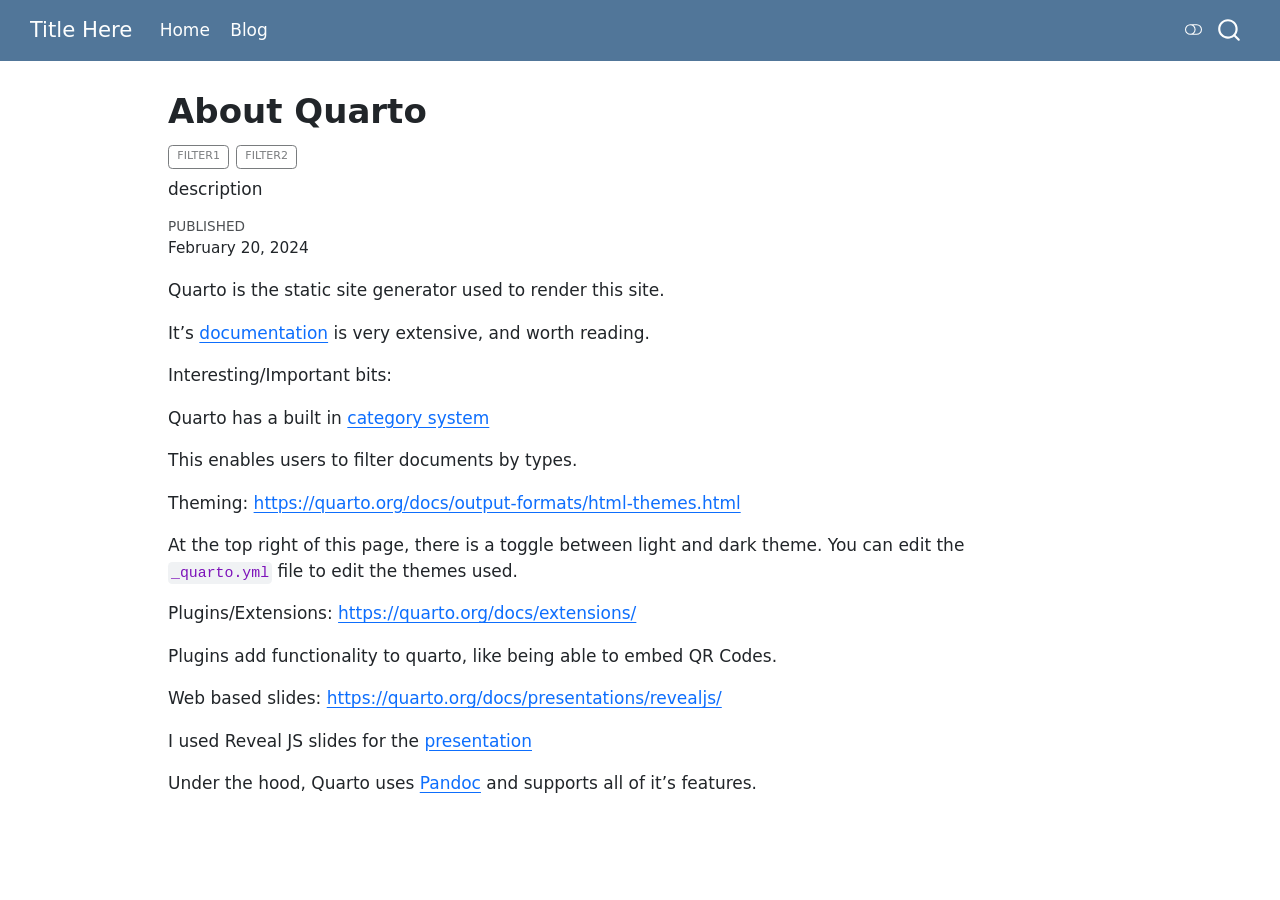
<file: blog/quarto/index.html>
<!DOCTYPE html>
<html xmlns="http://www.w3.org/1999/xhtml" lang="en" xml:lang="en"><head>

<meta charset="utf-8">
<meta name="generator" content="quarto-1.11.9">

<meta name="viewport" content="width=device-width, initial-scale=1.0, user-scalable=yes">

<meta name="dcterms.date" content="2024-02-20">
<meta name="description" content="description">

<title>About Quarto – Title Here</title>
<style>
/* Default styles provided by pandoc.
** See https://pandoc.org/MANUAL.html#variables-for-html for config info.
*/
span.smallcaps{font-variant: small-caps;}
div.columns{display: flex; gap: 1.5em;}
div.column{flex: auto;}
@media screen {
div.columns{gap: min(4vw, 1.5em);}
div.column{overflow-x: auto;}
}
div.hanging-indent{margin-left: 1.5em; text-indent: -1.5em;}
ul.task-list{list-style: none;}
ul.task-list li input[type="checkbox"] {
  width: 0.8em;
  margin: 0 0.8em 0.2em -1em; /* quarto-specific, see https://github.com/quarto-dev/quarto-cli/issues/4556 */ 
  vertical-align: middle;
}
</style>


<script src="../../site_libs/quarto-nav/quarto-nav.js"></script>
<script src="../../site_libs/quarto-nav/headroom.min.js"></script>
<script src="../../site_libs/clipboard/clipboard.min.js"></script>
<script src="../../site_libs/quarto-search/autocomplete.umd.js"></script>
<script src="../../site_libs/quarto-search/fuse.min.js"></script>
<script src="../../site_libs/quarto-search/quarto-search.js"></script>
<meta name="quarto:offset" content="../../">
<script src="../../site_libs/quarto-html/quarto.js" type="module"></script>
<script src="../../site_libs/quarto-html/tabsets/tabsets.js" type="module"></script>
<script src="../../site_libs/quarto-html/scrollable-regions/scrollable-regions.js" type="module"></script>
<script src="../../site_libs/quarto-html/popper.min.js"></script>
<script src="../../site_libs/quarto-html/tippy.umd.min.js"></script>
<script src="../../site_libs/quarto-html/anchor.min.js"></script>
<link href="../../site_libs/quarto-html/tippy.css" rel="stylesheet">
<link href="../../site_libs/quarto-html/quarto-syntax-highlighting-63b5708e65d6cd79cd7618c58d0c21e7.css" rel="stylesheet" class="quarto-color-scheme" id="quarto-text-highlighting-styles">
<link href="../../site_libs/quarto-html/quarto-syntax-highlighting-dark-447e42e69aaa9833c0ba1b986f430b20.css" rel="stylesheet" class="quarto-color-scheme quarto-color-alternate" id="quarto-text-highlighting-styles">
<link href="../../site_libs/quarto-html/quarto-syntax-highlighting-63b5708e65d6cd79cd7618c58d0c21e7.css" rel="stylesheet" class="quarto-color-scheme-extra" id="quarto-text-highlighting-styles">
<script src="../../site_libs/bootstrap/bootstrap.min.js"></script>
<link href="../../site_libs/bootstrap/bootstrap-icons.css" rel="stylesheet">
<link href="../../site_libs/bootstrap/bootstrap-52ffe4dbadc2eabe6ae1d1383f2786ac.min.css" rel="stylesheet" append-hash="true" class="quarto-color-scheme" id="quarto-bootstrap" data-mode="light">
<link href="../../site_libs/bootstrap/bootstrap-dark-9e6376db1bb9c2636e209b59bbc2da2e.min.css" rel="stylesheet" append-hash="true" class="quarto-color-scheme quarto-color-alternate" id="quarto-bootstrap" data-mode="dark">
<link href="../../site_libs/bootstrap/bootstrap-52ffe4dbadc2eabe6ae1d1383f2786ac.min.css" rel="stylesheet" append-hash="true" class="quarto-color-scheme-extra" id="quarto-bootstrap" data-mode="light">
<script id="quarto-search-options" type="application/json">{
  "location": "navbar",
  "copy-button": false,
  "collapse-after": 3,
  "panel-placement": "end",
  "type": "overlay",
  "limit": 50,
  "keyboard-shortcut": [
    "f",
    "/",
    "s"
  ],
  "show-item-context": false,
  "language": {
    "search-no-results-text": "No results",
    "search-matching-documents-text": "matching documents",
    "search-copy-link-title": "Copy link to search",
    "search-hide-matches-text": "Hide additional matches",
    "search-more-match-text": "more match in this document",
    "search-more-matches-text": "more matches in this document",
    "search-clear-button-title": "Clear",
    "search-text-placeholder": "",
    "search-detached-cancel-button-title": "Cancel",
    "search-submit-button-title": "Submit",
    "search-label": "Search"
  }
}</script>


<link rel="stylesheet" href="../../styles.css">
</head>

<body class="nav-fixed quarto-light"><a id="quarto-skip-link" class="visually-hidden-focusable" href="#quarto-document-content">Skip to main content</a><script id="quarto-html-before-body" type="application/javascript">
    const toggleBodyColorMode = (bsSheetEl) => {
      const mode = bsSheetEl.getAttribute("data-mode");
      const bodyEl = window.document.querySelector("body");
      if (mode === "dark") {
        bodyEl.classList.add("quarto-dark");
        bodyEl.classList.remove("quarto-light");
      } else {
        bodyEl.classList.add("quarto-light");
        bodyEl.classList.remove("quarto-dark");
      }
    }
    const toggleBodyColorPrimary = () => {
      const bsSheetEl = window.document.querySelector("link#quarto-bootstrap:not([rel=disabled-stylesheet])");
      if (bsSheetEl) {
        toggleBodyColorMode(bsSheetEl);
      }
    }
    const setColorSchemeToggle = (alternate) => {
      const toggles = window.document.querySelectorAll('.quarto-color-scheme-toggle');
      for (let i=0; i < toggles.length; i++) {
        const toggle = toggles[i];
        if (toggle) {
          toggle.setAttribute("aria-checked", alternate ? "true" : "false");
          if (alternate) {
            toggle.classList.add("alternate");
          } else {
            toggle.classList.remove("alternate");
          }
        }
      }
    };
    const toggleColorMode = (alternate) => {
      // Switch the stylesheets
      const primaryStylesheets = window.document.querySelectorAll('link.quarto-color-scheme:not(.quarto-color-alternate)');
      const alternateStylesheets = window.document.querySelectorAll('link.quarto-color-scheme.quarto-color-alternate');
      manageTransitions('#quarto-margin-sidebar .nav-link', false);
      if (alternate) {
        // note: dark is layered on light, we don't disable primary!
        enableStylesheet(alternateStylesheets);
        for (const sheetNode of alternateStylesheets) {
          if (sheetNode.id === "quarto-bootstrap") {
            toggleBodyColorMode(sheetNode);
          }
        }
      } else {
        disableStylesheet(alternateStylesheets);
        enableStylesheet(primaryStylesheets)
        toggleBodyColorPrimary();
      }
      manageTransitions('#quarto-margin-sidebar .nav-link', true);
      // Switch the toggles
      setColorSchemeToggle(alternate)
    }
    // Hack to workaround the fact that safari doesn't
    // properly recolor the scrollbar when toggling (#1455).
    // Not run on load: stylesheets are set before first paint there, and
    // scrolling would undo the scroll to a URL fragment (#14973).
    // The one pixel nudge keeps the reader where they were.
    const refreshSafariScrollbar = () => {
      if (navigator.userAgent.indexOf('Safari') > 0 && navigator.userAgent.indexOf('Chrome') == -1) {
        manageTransitions("body", false);
        const scrollY = window.scrollY;
        window.scrollTo(0, scrollY > 0 ? scrollY - 1 : 1);
        setTimeout(() => {
          window.scrollTo(0, scrollY);
          manageTransitions("body", true);
        }, 40);
      }
    }
    const disableStylesheet = (stylesheets) => {
      for (let i=0; i < stylesheets.length; i++) {
        const stylesheet = stylesheets[i];
        stylesheet.rel = 'disabled-stylesheet';
      }
    }
    const enableStylesheet = (stylesheets) => {
      for (let i=0; i < stylesheets.length; i++) {
        const stylesheet = stylesheets[i];
        if(stylesheet.rel !== 'stylesheet') { // for Chrome, which will still FOUC without this check
          stylesheet.rel = 'stylesheet';
        }
      }
    }
    const manageTransitions = (selector, allowTransitions) => {
      const els = window.document.querySelectorAll(selector);
      for (let i=0; i < els.length; i++) {
        const el = els[i];
        if (allowTransitions) {
          el.classList.remove('notransition');
        } else {
          el.classList.add('notransition');
        }
      }
    }
    const isFileUrl = () => {
      return window.location.protocol === 'file:';
    }
    const hasAlternateSentinel = () => {
      let styleSentinel = getColorSchemeSentinel();
      if (styleSentinel !== null) {
        return styleSentinel === "alternate";
      } else {
        return false;
      }
    }
    const setStyleSentinel = (alternate) => {
      const value = alternate ? "alternate" : "default";
      if (!isFileUrl()) {
        window.localStorage.setItem("quarto-color-scheme", value);
      } else {
        localAlternateSentinel = value;
      }
    }
    const getColorSchemeSentinel = () => {
      if (!isFileUrl()) {
        const storageValue = window.localStorage.getItem("quarto-color-scheme");
        return storageValue != null ? storageValue : localAlternateSentinel;
      } else {
        return localAlternateSentinel;
      }
    }
    const toggleGiscusIfUsed = (isAlternate, darkModeDefault) => {
      const baseTheme = document.querySelector('#giscus-base-theme')?.value ?? 'light';
      const alternateTheme = document.querySelector('#giscus-alt-theme')?.value ?? 'dark';
      let newTheme = '';
      if(authorPrefersDark) {
        newTheme = isAlternate ? baseTheme : alternateTheme;
      } else {
        newTheme = isAlternate ? alternateTheme : baseTheme;
      }
      const changeGiscusTheme = () => {
        // From: https://github.com/giscus/giscus/issues/336
        const sendMessage = (message) => {
          const iframe = document.querySelector('iframe.giscus-frame');
          if (!iframe) return;
          iframe.contentWindow.postMessage({ giscus: message }, 'https://giscus.app');
        }
        sendMessage({
          setConfig: {
            theme: newTheme
          }
        });
      }
      const isGiscussLoaded = window.document.querySelector('iframe.giscus-frame') !== null;
      if (isGiscussLoaded) {
        changeGiscusTheme();
      }
    };
    const authorPrefersDark = false;
    const darkModeDefault = authorPrefersDark;
      document.querySelector('link#quarto-text-highlighting-styles.quarto-color-scheme-extra').rel = 'disabled-stylesheet';
      document.querySelector('link#quarto-bootstrap.quarto-color-scheme-extra').rel = 'disabled-stylesheet';
    let localAlternateSentinel = darkModeDefault ? 'alternate' : 'default';
    // Dark / light mode switch
    window.quartoToggleColorScheme = () => {
      // Read the current dark / light value
      let toAlternate = !hasAlternateSentinel();
      toggleColorMode(toAlternate);
      refreshSafariScrollbar();
      setStyleSentinel(toAlternate);
      toggleGiscusIfUsed(toAlternate, darkModeDefault);
      window.dispatchEvent(new Event('resize'));
    };
    // Switch to dark mode if need be
    if (hasAlternateSentinel()) {
      toggleColorMode(true);
    } else {
      toggleColorMode(false);
    }
  </script>

<div id="quarto-search-results"></div>
  <header id="quarto-header" class="headroom fixed-top">
    <nav class="navbar navbar-expand-lg " data-bs-theme="dark" aria-label="Site">
      <div class="navbar-container container-fluid">
      <div class="navbar-brand-container mx-auto">
    <a class="navbar-brand" href="../../index.html">
    <span class="navbar-title">Title Here</span>
    </a>
  </div>
          <button class="navbar-toggler" type="button" data-bs-toggle="collapse" data-bs-target="#navbarCollapse" aria-controls="navbarCollapse" aria-expanded="false" aria-label="Toggle navigation" onclick="if (window.quartoToggleHeadroom) { window.quartoToggleHeadroom(); }">
  <span class="navbar-toggler-icon"></span>
</button>
          <div class="collapse navbar-collapse" id="navbarCollapse">
            <ul class="navbar-nav navbar-nav-scroll me-auto">
  <li class="nav-item">
    <a class="nav-link" href="../../index.html"> 
<span class="menu-text">Home</span></a>
  </li>  
  <li class="nav-item">
    <a class="nav-link" href="../../blog/index.html"> 
<span class="menu-text">Blog</span></a>
  </li>  
</ul>
          </div> <!-- /navcollapse -->
            <div class="quarto-navbar-tools">
  <button type="button" role="switch" aria-checked="false" class="quarto-color-scheme-toggle quarto-navigation-tool  px-1" onclick="window.quartoToggleColorScheme(); return false;" title="Toggle dark mode" aria-label="Toggle dark mode"><i class="bi"></i></button>
</div>
            <div id="quarto-search" class="" title="Search"></div>
      </div> <!-- /container-fluid -->
    </nav>
</header>
<!-- content -->
<div id="quarto-content" class="quarto-container page-columns page-rows-contents page-layout-article page-navbar">
<!-- sidebar -->
<!-- margin-sidebar -->
    <div id="quarto-margin-sidebar" class="sidebar margin-sidebar zindex-bottom">
        
    </div>
<!-- main -->
<main class="content" id="quarto-document-content" tabindex="-1">


<header id="title-block-header" class="quarto-title-block default">
<div class="quarto-title">
<h1 class="title">About Quarto</h1>
  <div class="quarto-categories">
    <div class="quarto-category">filter1</div>
    <div class="quarto-category">filter2</div>
  </div>
  </div>

<div>
  <div class="description">
    description
  </div>
</div>


<div class="quarto-title-meta">

    
    <div>
    <div class="quarto-title-meta-heading">Published</div>
    <div class="quarto-title-meta-contents">
      <p class="date">February 20, 2024</p>
    </div>
  </div>
  
    
  </div>
  


</header>


<p>Quarto is the static site generator used to render this site.</p>
<p>It’s <a href="https://quarto.org/docs/guide/">documentation</a> is very extensive, and worth reading.</p>
<p>Interesting/Important bits:</p>
<p>Quarto has a built in <a href="https://quarto.org/docs/websites/website-listings.html#categories">category system</a></p>
<p>This enables users to filter documents by types.</p>
<p>Theming: <a href="https://quarto.org/docs/output-formats/html-themes.html" class="uri">https://quarto.org/docs/output-formats/html-themes.html</a></p>
<p>At the top right of this page, there is a toggle between light and dark theme. You can edit the <code>_quarto.yml</code> file to edit the themes used.</p>
<p>Plugins/Extensions: <a href="https://quarto.org/docs/extensions/" class="uri">https://quarto.org/docs/extensions/</a></p>
<p>Plugins add functionality to quarto, like being able to embed QR Codes.</p>
<p>Web based slides: <a href="https://quarto.org/docs/presentations/revealjs/" class="uri">https://quarto.org/docs/presentations/revealjs/</a></p>
<p>I used Reveal JS slides for the <a href="https://moonpiedumplings.github.io/talks/self-site/presentation.html">presentation</a></p>
<p>Under the hood, Quarto uses <a href="https://pandoc.org/">Pandoc</a> and supports all of it’s features.</p>



</main> <!-- /main -->
<script id="quarto-html-after-body" type="application/javascript">
  window.document.addEventListener("DOMContentLoaded", function (event) {
    // Ensure there is a toggle, if there isn't float one in the top right
    if (window.document.querySelector('.quarto-color-scheme-toggle') === null) {
      const toggle = window.document.createElement('button');
      toggle.type = "button";
      toggle.setAttribute("role", "switch");
      toggle.setAttribute("aria-checked", "false");
      toggle.classList.add('top-right');
      toggle.classList.add('quarto-color-scheme-toggle');
      toggle.setAttribute("aria-label", "Toggle dark mode");
      toggle.onclick = function() { try { window.quartoToggleColorScheme(); } catch {} return false; };
      const i = window.document.createElement("i");
      i.classList.add('bi');
      toggle.appendChild(i);
      // Put the toggle in a landmark of its own, so that landmark navigation
      // can reach it.
      //
      // The container is always a fresh direct child of body, and the toggle is
      // never moved into page furniture that the theme or the author controls.
      // The toggle is positioned against the page, so any ancestor that
      // establishes a containing block captures it: a positioned element or a
      // grid for position: absolute, and transform, filter, will-change or
      // contain for position: fixed. A direct child of body has none of these
      // to inherit, and the shift when one appears is silent and visual.
      //
      // ARIA says a document should have at most one banner, and axe reports a
      // duplicate whether or not the banners carry distinct labels. So use a
      // header when the page has no banner yet, and a named region otherwise.
      //
      // A header is a banner wherever it sits, unless it is inside sectioning
      // content, so this cannot just look at the children of body: a custom
      // page layout wraps the title block header in a plain div. An explicit
      // role="banner" always counts.
      const sectioning = 'article, aside, main, nav, section, [role="article"], [role="complementary"], [role="main"], [role="navigation"], [role="region"]';
      const hasBanner = Array.from(
        window.document.querySelectorAll('header:not([role]), [role="banner"]')
      ).some(function(el) {
        return el.hasAttribute("role") || el.closest(sectioning) === null;
      });
      const container = window.document.createElement(hasBanner ? "div" : "header");
      if (hasBanner) {
        container.setAttribute("role", "region");
        container.setAttribute("aria-label", "Toggle dark mode");
      }
      container.classList.add('quarto-color-scheme-toggle-container');
      container.appendChild(toggle);
      window.document.body.appendChild(container);
    }
    setColorSchemeToggle(hasAlternateSentinel())
    const icon = "";
    const anchorJS = new window.AnchorJS();
    anchorJS.options = {
      placement: 'right',
      icon: icon
    };
    anchorJS.add('.anchored');
    const isCodeAnnotation = (el) => {
      for (const clz of el.classList) {
        if (clz.startsWith('code-annotation-')) {                     
          return true;
        }
      }
      return false;
    }
    const onCopySuccess = function(e) {
      // button target
      const button = e.trigger;
      // don't keep focus
      button.blur();
      // flash "checked"
      button.classList.add('code-copy-button-checked');
      var currentTitle = button.getAttribute("title");
      button.setAttribute("title", "Copied!");
      let tooltip;
      if (window.bootstrap) {
        button.setAttribute("data-bs-toggle", "tooltip");
        button.setAttribute("data-bs-placement", "left");
        button.setAttribute("data-bs-title", "Copied!");
        tooltip = new bootstrap.Tooltip(button, 
          { trigger: "manual", 
            customClass: "code-copy-button-tooltip",
            offset: [0, -8]});
        tooltip.show();    
      }
      setTimeout(function() {
        if (tooltip) {
          tooltip.hide();
          button.removeAttribute("data-bs-title");
          button.removeAttribute("data-bs-toggle");
          button.removeAttribute("data-bs-placement");
        }
        button.setAttribute("title", currentTitle);
        button.classList.remove('code-copy-button-checked');
      }, 1000);
      // clear code selection
      e.clearSelection();
    }
    const getTextToCopy = function(trigger) {
      const outerScaffold = trigger.parentElement.cloneNode(true);
      const codeEl = outerScaffold.querySelector('code');
      for (const childEl of codeEl.children) {
        if (isCodeAnnotation(childEl)) {
          childEl.remove();
        }
      }
      return codeEl.innerText;
    }
    const clipboard = new window.ClipboardJS('.code-copy-button:not([data-in-quarto-modal])', {
      text: getTextToCopy
    });
    clipboard.on('success', onCopySuccess);
    if (window.document.getElementById('quarto-embedded-source-code-modal')) {
      const clipboardModal = new window.ClipboardJS('.code-copy-button[data-in-quarto-modal]', {
        text: getTextToCopy,
        container: window.document.getElementById('quarto-embedded-source-code-modal')
      });
      clipboardModal.on('success', onCopySuccess);
    }
      var localhostRegex = new RegExp(/^(?:http|https):\/\/localhost\:?[0-9]*\//);
      var mailtoRegex = new RegExp(/^mailto:/);
        var filterRegex = new RegExp("https:\/\/jordanvarela\.github\.io\/");
      var isInternal = (href) => {
          return filterRegex.test(href) || localhostRegex.test(href) || mailtoRegex.test(href);
      }
      // Inspect non-navigation links and adorn them if external
      window.quartoDecorateExternalLinks = function (root) {
     var links = (root || window.document).querySelectorAll('a[href]:not(.nav-link):not(.navbar-brand):not(.toc-action):not(.sidebar-link):not(.sidebar-item-toggle):not(.pagination-link):not(.no-external):not([aria-hidden]):not(.dropdown-item):not(.quarto-navigation-tool):not(.about-link)');
      for (var i=0; i<links.length; i++) {
        const link = links[i];
        if (!isInternal(link.href)) {
          // undo the damage that might have been done by quarto-nav.js in the case of
          // links that we want to consider external
          if (link.dataset.originalHref !== undefined) {
            link.href = link.dataset.originalHref;
          }
          if (!link.classList.contains('no-external-icon')) {
          }
        }
      }
      };
      window.quartoDecorateExternalLinks(window.document);
    // Esc closes the popup (WCAG 1.4.13) and focus leaving both trigger and
    // popup closes it (WCAG 2.4.11); tippy handles neither for interactive popups.
    const hideOnEscAndFocusOut = {
      name: 'hideOnEscAndFocusOut',
      defaultValue: true,
      fn(instance) {
        const dismiss = () => {
          // A show scheduled by the trigger delay would otherwise reopen it
          instance.clearDelayTimeouts();
          instance.hide();
        };
        const onKeyDown = (event) => {
          if (event.key !== 'Escape') {
            return;
          }
          // Keep Esc from also reaching page handlers (e.g. reveal.js overview),
          // except an open reveal.js slide menu, which Esc should close too.
          // The menu handles keys only when its keyboard option is on.
          const menuHandlesEsc = window.Reveal?.getPlugin?.('menu')?.isOpen() &&
            window.Reveal.getConfig().menu?.keyboard !== false;
          if (!menuHandlesEsc) {
            event.stopPropagation();
          }
          if (instance.popper.contains(window.document.activeElement)) {
            // Disabled while refocusing so the focus trigger does not reopen it
            instance.disable();
            instance.reference.focus();
            instance.enable();
          }
          dismiss();
        };
        const onFocusOut = (event) => {
          const target = event.relatedTarget;
          if (target && !instance.reference.contains(target) &&
              !instance.popper.contains(target)) {
            dismiss();
          }
        };
        // On the trigger too: a click trigger (code-annotations: select) has no
        // blur handling. Attached for the instance's lifetime so leaving the
        // trigger also cancels a show still pending on the trigger delay.
        instance.reference.addEventListener('focusout', onFocusOut);
        return {
          onShow() {
            window.document.addEventListener('keydown', onKeyDown, true);
            instance.popper.addEventListener('focusout', onFocusOut);
          },
          onHide() {
            window.document.removeEventListener('keydown', onKeyDown, true);
            instance.popper.removeEventListener('focusout', onFocusOut);
          },
          onDestroy() {
            instance.reference.removeEventListener('focusout', onFocusOut);
          },
        };
      },
    };
    function tippyHover(el, contentFn, onTriggerFn, onUntriggerFn) {
      const config = {
        allowHTML: true,
        maxWidth: 500,
        delay: 100,
        arrow: false,
        appendTo: function(el) {
            return el.parentElement;
        },
        interactive: true,
        interactiveBorder: 10,
        theme: 'quarto',
        placement: 'bottom-start',
        plugins: [hideOnEscAndFocusOut],
      };
      if (contentFn) {
        config.content = contentFn;
      }
      if (onTriggerFn) {
        config.onTrigger = onTriggerFn;
      }
      if (onUntriggerFn) {
        config.onUntrigger = onUntriggerFn;
      }
      window.tippy(el, config); 
    }
    const noterefs = window.document.querySelectorAll('a[role="doc-noteref"]');
    for (var i=0; i<noterefs.length; i++) {
      const ref = noterefs[i];
      tippyHover(ref, function() {
        // use id or data attribute instead here
        let href = ref.getAttribute('data-footnote-href') || ref.getAttribute('href');
        try { href = new URL(href).hash; } catch {}
        const id = href.replace(/^#\/?/, "");
        const note = window.document.getElementById(id);
        if (note) {
          return note.innerHTML;
        } else {
          return "";
        }
      });
    }
    const xrefs = window.document.querySelectorAll('a.quarto-xref');
    const processXRef = (id, note) => {
      // Strip column container classes
      const stripColumnClz = (el) => {
        el.classList.remove("page-full", "page-columns");
        if (el.children) {
          for (const child of el.children) {
            stripColumnClz(child);
          }
        }
      }
      stripColumnClz(note)
      if (id === null || id.startsWith('sec-')) {
        // Special case sections, only their first couple elements
        const container = document.createElement("div");
        if (note.children && note.children.length > 2) {
          container.appendChild(note.children[0].cloneNode(true));
          for (let i = 1; i < note.children.length; i++) {
            const child = note.children[i];
            if (child.tagName === "P" && child.innerText === "") {
              continue;
            } else {
              container.appendChild(child.cloneNode(true));
              break;
            }
          }
          if (window.Quarto?.typesetMath) {
            window.Quarto.typesetMath(container);
          }
          return container.innerHTML
        } else {
          if (window.Quarto?.typesetMath) {
            window.Quarto.typesetMath(note);
          }
          return note.innerHTML;
        }
      } else {
        // Remove any anchor links if they are present
        const anchorLink = note.querySelector('a.anchorjs-link');
        if (anchorLink) {
          anchorLink.remove();
        }
        if (window.Quarto?.typesetMath) {
          window.Quarto.typesetMath(note);
        }
        if (note.classList.contains("callout")) {
          return note.outerHTML;
        } else {
          return note.innerHTML;
        }
      }
    }
    for (var i=0; i<xrefs.length; i++) {
      const xref = xrefs[i];
      tippyHover(xref, undefined, function(instance) {
        instance.disable();
        let url = xref.getAttribute('href');
        let hash = undefined; 
        if (url.startsWith('#')) {
          hash = url;
        } else {
          try { hash = new URL(url).hash; } catch {}
        }
        if (hash) {
          const id = hash.replace(/^#\/?/, "");
          const note = window.document.getElementById(id);
          if (note !== null) {
            try {
              const html = processXRef(id, note.cloneNode(true));
              instance.setContent(html);
            } finally {
              instance.enable();
              instance.show();
            }
          } else {
            // See if we can fetch this
            fetch(url.split('#')[0])
            .then(res => res.text())
            .then(html => {
              const parser = new DOMParser();
              const htmlDoc = parser.parseFromString(html, "text/html");
              const note = htmlDoc.getElementById(id);
              if (note !== null) {
                const html = processXRef(id, note);
                instance.setContent(html);
              } 
            }).finally(() => {
              instance.enable();
              instance.show();
            });
          }
        } else {
          // See if we can fetch a full url (with no hash to target)
          // This is a special case and we should probably do some content thinning / targeting
          fetch(url)
          .then(res => res.text())
          .then(html => {
            const parser = new DOMParser();
            const htmlDoc = parser.parseFromString(html, "text/html");
            const note = htmlDoc.querySelector('main.content');
            if (note !== null) {
              // This should only happen for chapter cross references
              // (since there is no id in the URL)
              // remove the first header
              if (note.children.length > 0 && note.children[0].tagName === "HEADER") {
                note.children[0].remove();
              }
              const html = processXRef(null, note);
              instance.setContent(html);
            } 
          }).finally(() => {
            instance.enable();
            instance.show();
          });
        }
      }, function(instance) {
      });
    }
        let selectedAnnoteEl;
        const selectorForAnnotation = ( cell, annotation) => {
          let cellAttr = 'data-code-cell="' + cell + '"';
          let lineAttr = 'data-code-annotation="' +  annotation + '"';
          const selector = 'span[' + cellAttr + '][' + lineAttr + ']';
          return selector;
        }
        const selectCodeLines = (annoteEl) => {
          const doc = window.document;
          const targetCell = annoteEl.getAttribute("data-target-cell");
          const targetAnnotation = annoteEl.getAttribute("data-target-annotation");
          const annoteSpan = window.document.querySelector(selectorForAnnotation(targetCell, targetAnnotation));
          const lines = annoteSpan.getAttribute("data-code-lines").split(",");
          const lineIds = lines.map((line) => {
            return targetCell + "-" + line;
          })
          // Each band is positioned against its own containing block, which is
          // not the offsetParent of the lines, so place it from client rects.
          const placeBand = (band, firstEl, lastEl, codeBlock) => {
            const container = band.offsetParent;
            if (container === null) {
              return;
            }
            const containerRect = container.getBoundingClientRect();
            // Reveal.js scales slides with a transform, so convert client
            // pixels back to the CSS pixels of the container.
            const scale = containerRect.height / container.offsetHeight || 1;
            const firstRect = firstEl.getBoundingClientRect();
            const lastRect = lastEl.getBoundingClientRect();
            const top = (firstRect.top - containerRect.top) / scale - container.clientTop + container.scrollTop;
            const height = (lastRect.bottom - firstRect.top) / scale;
            band.style.top = top - 2 + "px";
            band.style.height = height + 4 + "px";
            if (codeBlock) {
              // Without the copy button wrapper, the containing block is wider
              // than the code block, so span the code block explicitly.
              const blockRect = codeBlock.getBoundingClientRect();
              band.style.left = (blockRect.left - containerRect.left) / scale - container.clientLeft + container.scrollLeft + "px";
              band.style.width = blockRect.width / scale + "px";
            }
          };
          if (lineIds.length > 0) {
            const el = window.document.getElementById(lineIds[0]);
            const lastEl = window.document.getElementById(lineIds[lineIds.length - 1]);
            const parent = el.parentElement.parentElement;
            // cook up a div (if necessary) and position it
            let div = window.document.getElementById("code-annotation-line-highlight");
            if (div === null) {
              div = window.document.createElement("div");
              div.setAttribute("id", "code-annotation-line-highlight");
              div.style.position = 'absolute';
              parent.appendChild(div);
            }
            placeBand(div, el, lastEl, parent.closest("div.sourceCode") || parent);
            let gutterDiv = window.document.getElementById("code-annotation-line-highlight-gutter");
            if (gutterDiv === null) {
              gutterDiv = window.document.createElement("div");
              gutterDiv.setAttribute("id", "code-annotation-line-highlight-gutter");
              gutterDiv.style.position = 'absolute';
              const codeCell = window.document.getElementById(targetCell);
              const gutter = codeCell.querySelector('.code-annotation-gutter');
              gutter.appendChild(gutterDiv);
            }
            placeBand(gutterDiv, el, lastEl);
            selectedAnnoteEl = annoteEl;
          }
        };
        const unselectCodeLines = () => {
          const elementsIds = ["code-annotation-line-highlight", "code-annotation-line-highlight-gutter"];
          elementsIds.forEach((elId) => {
            const div = window.document.getElementById(elId);
            if (div) {
              div.remove();
            }
          });
          selectedAnnoteEl = undefined;
        };
          // Handle positioning of the toggle
      window.addEventListener(
        "resize",
        throttle(() => {
          elRect = undefined;
          if (selectedAnnoteEl) {
            selectCodeLines(selectedAnnoteEl);
          }
        }, 10)
      );
      function throttle(fn, ms) {
      let throttle = false;
      let timer;
        return (...args) => {
          if(!throttle) { // first call gets through
              fn.apply(this, args);
              throttle = true;
          } else { // all the others get throttled
              if(timer) clearTimeout(timer); // cancel #2
              timer = setTimeout(() => {
                fn.apply(this, args);
                timer = throttle = false;
              }, ms);
          }
        };
      }
        // Attach click handler to the DT
        const annoteDls = window.document.querySelectorAll('dt[data-target-cell]');
        for (const annoteDlNode of annoteDls) {
          annoteDlNode.addEventListener('click', (event) => {
            const clickedEl = event.target;
            if (clickedEl !== selectedAnnoteEl) {
              unselectCodeLines();
              const activeEl = window.document.querySelector('dt[data-target-cell].code-annotation-active');
              if (activeEl) {
                activeEl.classList.remove('code-annotation-active');
              }
              selectCodeLines(clickedEl);
              clickedEl.classList.add('code-annotation-active');
            } else {
              // Unselect the line
              unselectCodeLines();
              clickedEl.classList.remove('code-annotation-active');
            }
          });
        }
    const findCites = (el) => {
      const parentEl = el.parentElement;
      if (parentEl) {
        const cites = parentEl.dataset.cites;
        if (cites) {
          return {
            el,
            cites: cites.split(' ')
          };
        } else {
          return findCites(el.parentElement)
        }
      } else {
        return undefined;
      }
    };
    var bibliorefs = window.document.querySelectorAll('a[role="doc-biblioref"]');
    for (var i=0; i<bibliorefs.length; i++) {
      const ref = bibliorefs[i];
      const citeInfo = findCites(ref);
      if (citeInfo) {
        tippyHover(citeInfo.el, function() {
          var popup = window.document.createElement('div');
          citeInfo.cites.forEach(function(cite) {
            var citeDiv = window.document.createElement('div');
            citeDiv.classList.add('hanging-indent');
            citeDiv.classList.add('csl-entry');
            var biblioDiv = window.document.getElementById('ref-' + cite);
            if (biblioDiv) {
              citeDiv.innerHTML = biblioDiv.innerHTML;
            }
            popup.appendChild(citeDiv);
          });
          return popup.innerHTML;
        });
      }
    }
  });
  </script>
  <script type="application/javascript">
  window.quartoScrollableRegionsLabels = {"code":"Scrollable code","output":"Scrollable output"};
  </script>
</div> <!-- /content -->




</body></html>
</file>
<file: site_libs/quarto-html/tippy.css>
.tippy-box[data-animation=fade][data-state=hidden]{opacity:0}[data-tippy-root]{max-width:calc(100vw - 10px)}.tippy-box{position:relative;background-color:#333;color:#fff;border-radius:4px;font-size:14px;line-height:1.4;white-space:normal;outline:0;transition-property:transform,visibility,opacity}.tippy-box[data-placement^=top]>.tippy-arrow{bottom:0}.tippy-box[data-placement^=top]>.tippy-arrow:before{bottom:-7px;left:0;border-width:8px 8px 0;border-top-color:initial;transform-origin:center top}.tippy-box[data-placement^=bottom]>.tippy-arrow{top:0}.tippy-box[data-placement^=bottom]>.tippy-arrow:before{top:-7px;left:0;border-width:0 8px 8px;border-bottom-color:initial;transform-origin:center bottom}.tippy-box[data-placement^=left]>.tippy-arrow{right:0}.tippy-box[data-placement^=left]>.tippy-arrow:before{border-width:8px 0 8px 8px;border-left-color:initial;right:-7px;transform-origin:center left}.tippy-box[data-placement^=right]>.tippy-arrow{left:0}.tippy-box[data-placement^=right]>.tippy-arrow:before{left:-7px;border-width:8px 8px 8px 0;border-right-color:initial;transform-origin:center right}.tippy-box[data-inertia][data-state=visible]{transition-timing-function:cubic-bezier(.54,1.5,.38,1.11)}.tippy-arrow{width:16px;height:16px;color:#333}.tippy-arrow:before{content:"";position:absolute;border-color:transparent;border-style:solid}.tippy-content{position:relative;padding:5px 9px;z-index:1}
</file>
<file: site_libs/quarto-html/quarto-syntax-highlighting-63b5708e65d6cd79cd7618c58d0c21e7.css>
/* quarto syntax highlight colors */
:root {
  --quarto-hl-ot-color: #003B4F;
  --quarto-hl-at-color: #657422;
  --quarto-hl-ss-color: #20794D;
  --quarto-hl-an-color: #5E5E5E;
  --quarto-hl-fu-color: #4758AB;
  --quarto-hl-st-color: #20794D;
  --quarto-hl-cf-color: #003B4F;
  --quarto-hl-op-color: #5E5E5E;
  --quarto-hl-er-color: #AD0000;
  --quarto-hl-bn-color: #AD0000;
  --quarto-hl-al-color: #AD0000;
  --quarto-hl-va-color: #111111;
  --quarto-hl-bu-color: inherit;
  --quarto-hl-ex-color: inherit;
  --quarto-hl-pp-color: #AD0000;
  --quarto-hl-in-color: #5E5E5E;
  --quarto-hl-vs-color: #20794D;
  --quarto-hl-wa-color: #5E5E5E;
  --quarto-hl-do-color: #5E5E5E;
  --quarto-hl-im-color: #00769E;
  --quarto-hl-ch-color: #20794D;
  --quarto-hl-dt-color: #AD0000;
  --quarto-hl-fl-color: #AD0000;
  --quarto-hl-co-color: #5E5E5E;
  --quarto-hl-cv-color: #5E5E5E;
  --quarto-hl-cn-color: #8f5902;
  --quarto-hl-sc-color: #5E5E5E;
  --quarto-hl-dv-color: #AD0000;
  --quarto-hl-kw-color: #003B4F;
}

/* other quarto variables */
:root {
  --quarto-font-monospace: SFMono-Regular, Menlo, Monaco, Consolas, "Liberation Mono", "Courier New", monospace;
}

/* syntax highlight based on Pandoc's rules */
pre > code.sourceCode > span {
  color: #003B4F;
}

code.sourceCode > span {
  color: #003B4F;
}

div.sourceCode,
div.sourceCode pre.sourceCode {
  color: #003B4F;
}

/* Normal */
code span {
  color: #003B4F;
}

/* Alert */
code span.al {
  color: #AD0000;
  font-style: inherit;
}

/* Annotation */
code span.an {
  color: #5E5E5E;
  font-style: inherit;
}

/* Attribute */
code span.at {
  color: #657422;
  font-style: inherit;
}

/* BaseN */
code span.bn {
  color: #AD0000;
  font-style: inherit;
}

/* BuiltIn */
code span.bu {
  font-style: inherit;
}

/* ControlFlow */
code span.cf {
  color: #003B4F;
  font-weight: bold;
  font-style: inherit;
}

/* Char */
code span.ch {
  color: #20794D;
  font-style: inherit;
}

/* Constant */
code span.cn {
  color: #8f5902;
  font-style: inherit;
}

/* Comment */
code span.co {
  color: #5E5E5E;
  font-style: inherit;
}

/* CommentVar */
code span.cv {
  color: #5E5E5E;
  font-style: italic;
}

/* Documentation */
code span.do {
  color: #5E5E5E;
  font-style: italic;
}

/* DataType */
code span.dt {
  color: #AD0000;
  font-style: inherit;
}

/* DecVal */
code span.dv {
  color: #AD0000;
  font-style: inherit;
}

/* Error */
code span.er {
  color: #AD0000;
  font-style: inherit;
}

/* Extension */
code span.ex {
  font-style: inherit;
}

/* Float */
code span.fl {
  color: #AD0000;
  font-style: inherit;
}

/* Function */
code span.fu {
  color: #4758AB;
  font-style: inherit;
}

/* Import */
code span.im {
  color: #00769E;
  font-style: inherit;
}

/* Information */
code span.in {
  color: #5E5E5E;
  font-style: inherit;
}

/* Keyword */
code span.kw {
  color: #003B4F;
  font-weight: bold;
  font-style: inherit;
}

/* Operator */
code span.op {
  color: #5E5E5E;
  font-style: inherit;
}

/* Other */
code span.ot {
  color: #003B4F;
  font-style: inherit;
}

/* Preprocessor */
code span.pp {
  color: #AD0000;
  font-style: inherit;
}

/* SpecialChar */
code span.sc {
  color: #5E5E5E;
  font-style: inherit;
}

/* SpecialString */
code span.ss {
  color: #20794D;
  font-style: inherit;
}

/* String */
code span.st {
  color: #20794D;
  font-style: inherit;
}

/* Variable */
code span.va {
  color: #111111;
  font-style: inherit;
}

/* VerbatimString */
code span.vs {
  color: #20794D;
  font-style: inherit;
}

/* Warning */
code span.wa {
  color: #5E5E5E;
  font-style: italic;
}

.prevent-inlining {
  content: "</";
}

/*# sourceMappingURL=054cc16b9e9817627be6994582d2ffb5.css.map */
</file>
<file: site_libs/quarto-html/quarto-syntax-highlighting-dark-447e42e69aaa9833c0ba1b986f430b20.css>
/* quarto syntax highlight colors */
:root {
  --quarto-hl-al-color: #f07178;
  --quarto-hl-an-color: #d4d0ab;
  --quarto-hl-at-color: #00e0e0;
  --quarto-hl-bn-color: #d4d0ab;
  --quarto-hl-bu-color: #abe338;
  --quarto-hl-ch-color: #abe338;
  --quarto-hl-co-color: #f8f8f2;
  --quarto-hl-cv-color: #ffd700;
  --quarto-hl-cn-color: #ffd700;
  --quarto-hl-cf-color: #ffa07a;
  --quarto-hl-dt-color: #ffa07a;
  --quarto-hl-dv-color: #d4d0ab;
  --quarto-hl-do-color: #f8f8f2;
  --quarto-hl-er-color: #f07178;
  --quarto-hl-ex-color: #00e0e0;
  --quarto-hl-fl-color: #d4d0ab;
  --quarto-hl-fu-color: #ffa07a;
  --quarto-hl-im-color: #abe338;
  --quarto-hl-in-color: #d4d0ab;
  --quarto-hl-kw-color: #ffa07a;
  --quarto-hl-op-color: #ffa07a;
  --quarto-hl-ot-color: #00e0e0;
  --quarto-hl-pp-color: #dcc6e0;
  --quarto-hl-re-color: #00e0e0;
  --quarto-hl-sc-color: #abe338;
  --quarto-hl-ss-color: #abe338;
  --quarto-hl-st-color: #abe338;
  --quarto-hl-va-color: #00e0e0;
  --quarto-hl-vs-color: #abe338;
  --quarto-hl-wa-color: #dcc6e0;
}

/* other quarto variables */
:root {
  --quarto-font-monospace: SFMono-Regular, Menlo, Monaco, Consolas, "Liberation Mono", "Courier New", monospace;
}

/* syntax highlight based on Pandoc's rules */
pre > code.sourceCode > span {
  color: #f8f8f2;
}

code.sourceCode > span {
  color: #f8f8f2;
}

div.sourceCode,
div.sourceCode pre.sourceCode {
  color: #f8f8f2;
}

/* Normal */
code span {
  color: #f8f8f2;
}

/* Alert */
code span.al {
  color: #f07178;
}

/* Annotation */
code span.an {
  color: #d4d0ab;
}

/* Attribute */
code span.at {
  color: #00e0e0;
}

/* BaseN */
code span.bn {
  color: #d4d0ab;
}

/* BuiltIn */
code span.bu {
  color: #abe338;
}

/* ControlFlow */
code span.cf {
  font-weight: bold;
  color: #ffa07a;
}

/* Char */
code span.ch {
  color: #abe338;
}

/* Constant */
code span.cn {
  color: #ffd700;
}

/* Comment */
code span.co {
  font-style: italic;
  color: #f8f8f2;
}

/* CommentVar */
code span.cv {
  color: #ffd700;
}

/* Documentation */
code span.do {
  color: #f8f8f2;
}

/* DataType */
code span.dt {
  color: #ffa07a;
}

/* DecVal */
code span.dv {
  color: #d4d0ab;
}

/* Error */
code span.er {
  color: #f07178;
  text-decoration: underline;
}

/* Extension */
code span.ex {
  font-weight: bold;
  color: #00e0e0;
}

/* Float */
code span.fl {
  color: #d4d0ab;
}

/* Function */
code span.fu {
  color: #ffa07a;
}

/* Import */
code span.im {
  color: #abe338;
}

/* Information */
code span.in {
  color: #d4d0ab;
}

/* Keyword */
code span.kw {
  font-weight: bold;
  color: #ffa07a;
}

/* Operator */
code span.op {
  color: #ffa07a;
}

/* Other */
code span.ot {
  color: #00e0e0;
}

/* Preprocessor */
code span.pp {
  color: #dcc6e0;
}

/* RegionMarker */
code span.re {
  background-color: #f8f8f2;
  color: #00e0e0;
}

/* SpecialChar */
code span.sc {
  color: #abe338;
}

/* SpecialString */
code span.ss {
  color: #abe338;
}

/* String */
code span.st {
  color: #abe338;
}

/* Variable */
code span.va {
  color: #00e0e0;
}

/* VerbatimString */
code span.vs {
  color: #abe338;
}

/* Warning */
code span.wa {
  color: #dcc6e0;
}

.prevent-inlining {
  content: "</";
}

/*# sourceMappingURL=be8e1111c2b710f7c3a4926ffa2967aa.css.map */
</file>
<file: styles.css>
/* css styles */
</file>
